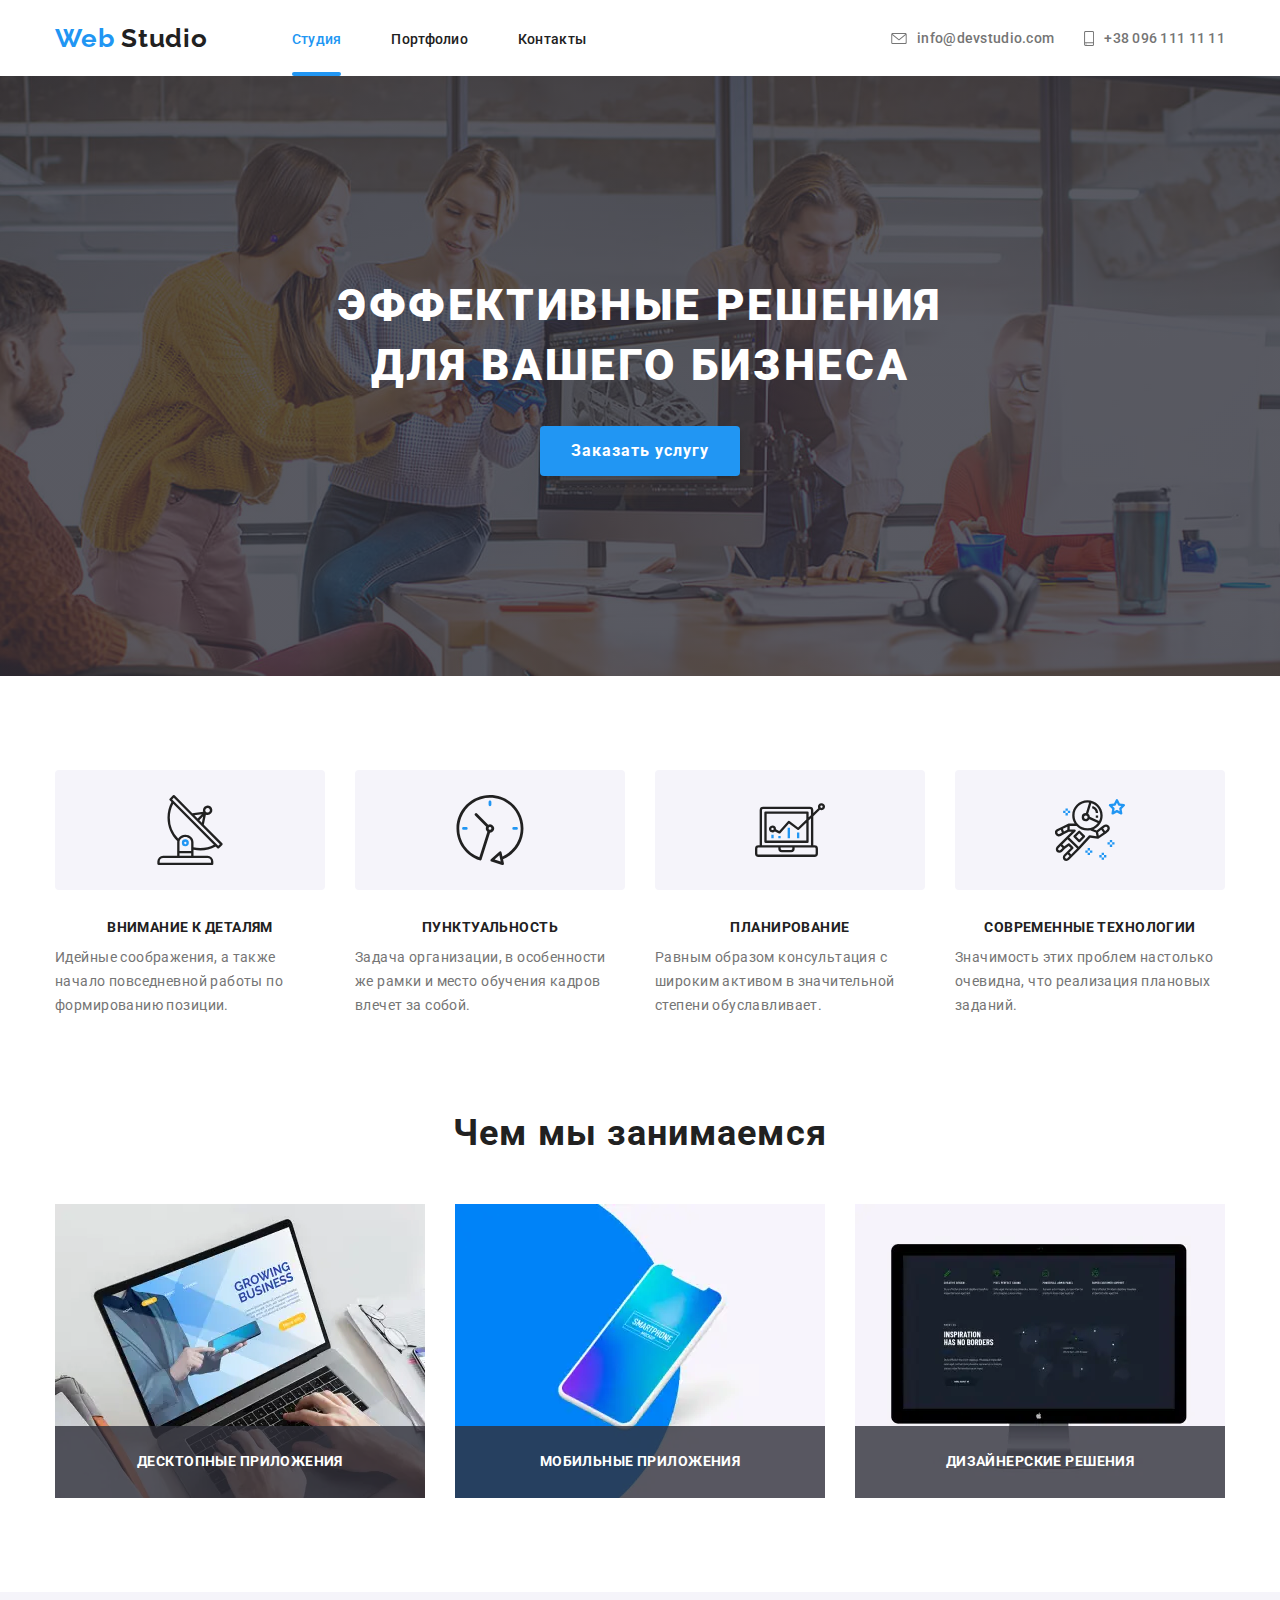
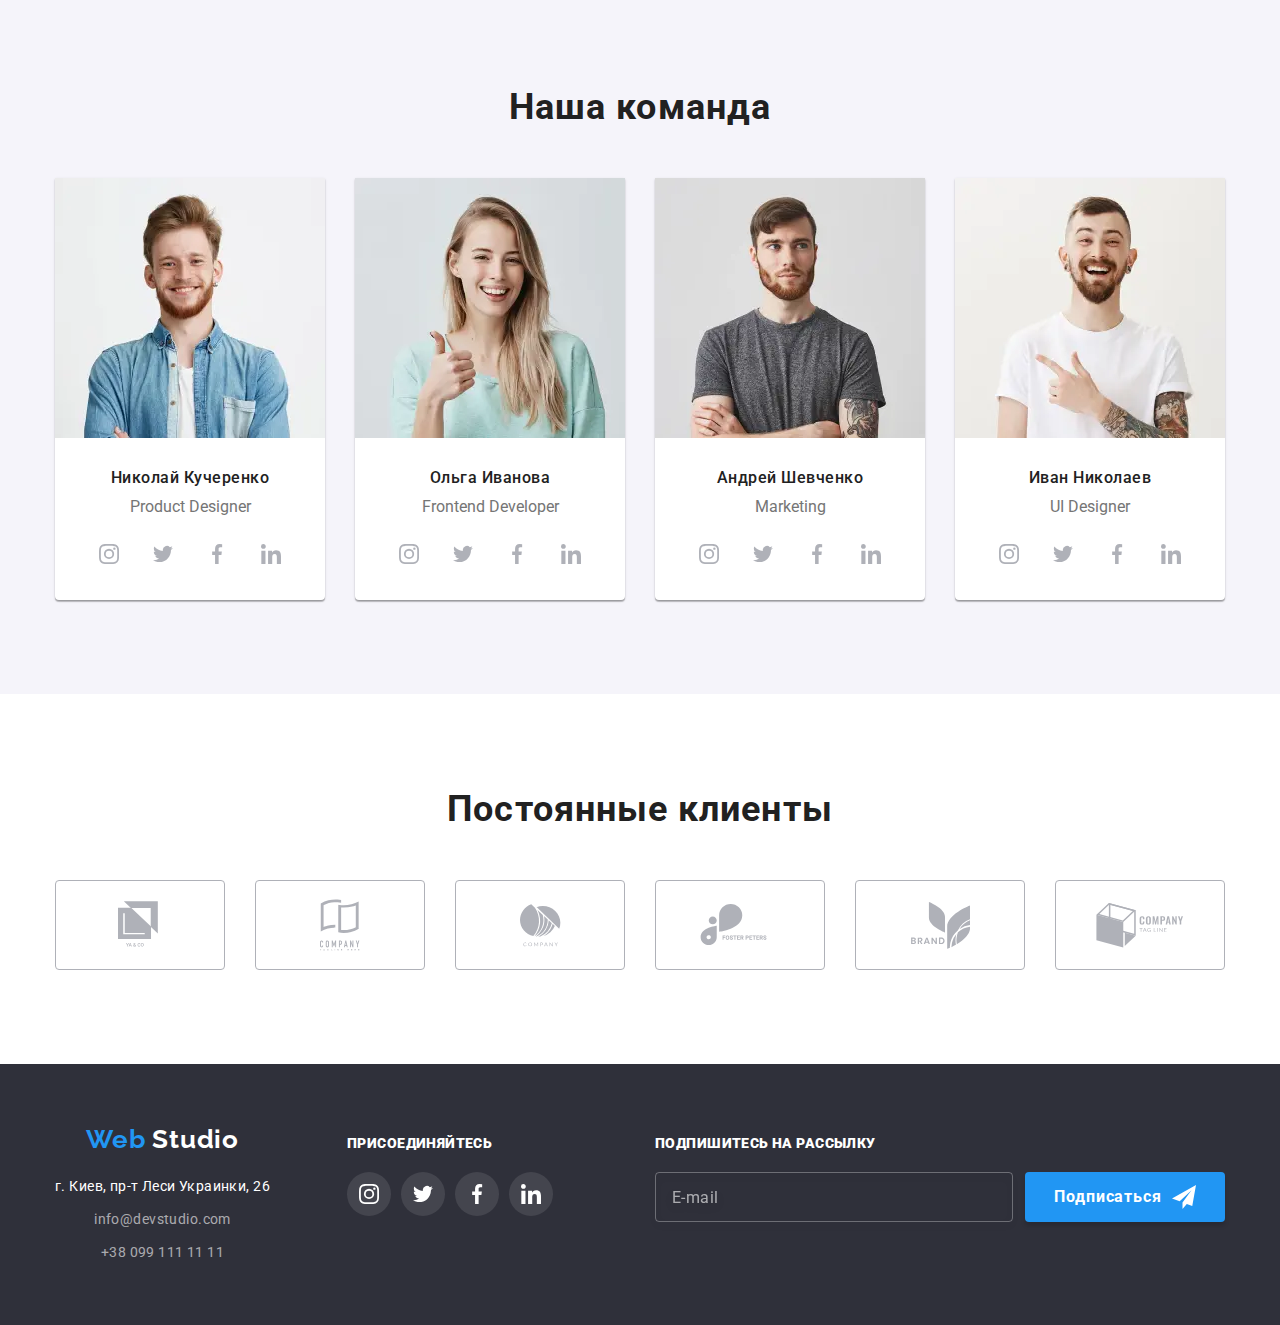
<file: index.html>
<!DOCTYPE html>
<html lang="ru">
  <head>
    <meta charset="UTF-8" />
    <meta name="viewport" content="width=device-width, initial-scale=1.0" />
    <title>Web Studio</title>
    <link
      href="https://fonts.googleapis.com/css2?family=Raleway:wght@700&family=Roboto:wght@400;500;700;900&display=swap"
      rel="stylesheet"
    />
    <link rel="stylesheet" href="./css/main.min.css" />

  </head>
  <body body-modal class="is-unlocked">
    <div class="body-wrapper">
    <!--Шапка сайта-->
        <header class="header">
      <div class="container">
        <div class="header-wrapper">
        <a class="logo link" href="./index.html">
          <span lang="en">
            <span class="logo-accent">Web</span> Studio</span
          ></a>
<button class="burger-btn" type="button" aria-expanded="false" aria-controls="menu-wrapper" data-menu-button>
    <svg class="header-burger-wrapper">
    <use  class="header-burger-icon" href="./images/icons/sprite.svg#icon-burger"></use>
    <use class="header-burger-close-icon" href="./images/icons/sprite.svg#icon-burger-close"></use>
  </svg> 
</button>
</div>
<div class="menu-wrapper" data-menu>
        <nav class="navigation">
                  <ul class="nav-list list">
            <li class="nav-list-item">
              <a class="nav-list-link link" href="./index.html"
                > <span class="current nav-list-link-text">Студия</span></a
              >
            </li>
            <li class="nav-list-item">
              <a class="nav-list-link link" href="./portfolio.html"
                > <span class="nav-list-link-text">Портфолио</span></a
              >
            </li>
            <li class="nav-list-item">
              <a class="nav-list-link link" href="./contacts.html"><span class="nav-list-link-text">Контакты</span></a>
            </li>
          </ul>
        </nav>
        <address class="header-adress">
          <ul class="header-adress-list list">
            <li class="header-adress-list-item">
              <a
                class="header-adress-list-item-link link"
                href="mailto:info@devstudio.com"
              >
                  <svg class="header-adress-icon mail">
                  <use href="./images/icons/sprite.svg#icon-envelope"></use>
                </svg>
             
                info@devstudio.com</a
              >
            </li>
            <li class="header-adress-list-item">
              <a
                class="header-adress-list-item-link link"
                href="tel:+380961111111"
              >
              <svg class="header-adress-icon mob">
                <use href="./images/icons/sprite.svg#icon-smartphone"></use>
              </svg>
                           +38 096 111 11 11</a
              >
            </li>
          </ul>
        </address>
      </div>
    </header>
    <main>
      <!--HERO секция-->
      <section class="hero">
        <div class="container">
          <h1 class="hero-title">
            Эффективные решения для вашего бизнеса
          </h1>
          <button data-modal-open class="modal-btn" type="button">Заказать услугу</button>
                 </div>
      </section>
      <!--Секция характерных черт-->
      <section class="features">
        <div class="container">
          <h2 class="title" hidden>Характерные черты</h2>
          <ul class="features-list list">
            <li class="features-list-item">
              <div class="features-list-item-block">
              <svg class="features-list-item-block-icon"><use href="./images/icons/sprite.svg#icon-antenna"></use></svg></div>
              <h3 class="subtitle">Внимание к деталям</h3>
              <p class="description">
                Идейные соображения, а также начало повседневной работы по
                формированию позиции.
              </p>
            </li>
            <li class="features-list-item">
              <div class="features-list-item-block">
                <svg class="features-list-item-block-icon"><use href="./images/icons/sprite.svg#icon-clock"></use></svg></div>
              <h3 class="subtitle">Пунктуальность</h3>
              <p class="description">
                Задача организации, в особенности же рамки и место обучения
                кадров влечет за собой.
              </p>
            </li>
            <li class="features-list-item">
              <div class="features-list-item-block">
                <svg class="features-list-item-block-icon"><use href="./images/icons/sprite.svg#icon-diagram"></use></svg></div>
              <h3 class="subtitle">Планирование</h3>
              <p class="description">
                Равным образом консультация с широким активом в значительной
                степени обуславливает.
              </p>
            </li>
            <li class="features-list-item">
              <div class="features-list-item-block">
                <svg class="features-list-item-block-icon"><use href="./images/icons/sprite.svg#icon-astronaut"></use></svg></div>
              <h3 class="subtitle">Современные технологии</h3>
              <p class="description">
                Значимость этих проблем настолько очевидна, что реализация
                плановых заданий.
              </p>
            </li>
          </ul>
        </div>
      </section>
      <!--Секция специализации-->
      <section class="specialization">
        <div class="container">
          <h2 class="title">Чем мы занимаемся</h2>
          <ul class="specialization-list list">
            <li class="specialization-list-item">
              <!--Переход на портфолио "Десктопные приложения"-->
              <a
                class="specialization-list-item-link link"
                href=""
                aria-label="ссылка на портфолио десктопных приложений"
              >
              <picture>
                <source srcset="./images/specialization/desktop-desktop-applications@1x.webp 1x,
                ./images/specialization/desktop-desktop-applications@2x.webp 2x" type="image/webp"/>
                <img
                srcset="./images/specialization/desktop-desktop-applications@2x.jpg 2x"
                  src="./images/specialization/desktop-desktop-applications@1x.jpg"
                  alt="Ноутбук"
                  width="370"
                  height="294"
                />
              </picture>           
                <p class="subtitle">Десктопные приложения</p>
              </a>
            </li>
            <li class="specialization-list-item">
              <!--Переход на портфолио "Мобильные приложения"-->
              <a
                class="specialization-list-item-link link"
                href=""
                aria-label="ссылка на портфолио мобильных приложений"
              >
              <picture>
                <source srcset="./images/specialization/desktop-mobile-applications@1x.webp 1x,
                ./images/specialization/desktop-mobile-applications@2x.webp 2x" type="image/webp"/>
                <img
                srcset="./images/specialization/desktop-mobile-applications@2x.jpg 2x"
                  src="./images/specialization/desktop-mobile-applications@1x.jpg"
                  alt="Смартфон"
                  width="370"
                  height="294"
                />
              </picture>  
                <p class="subtitle">Мобильные приложения</p>
              </a>
            </li>
            <li class="specialization-list-item">
              <!--Переход на портфолио "Дизайн"-->
              <a
                class="specialization-list-item-link link"
                href=""
                aria-label="ссылка на портфолио дизайна"
              >
              <picture>
                <source srcset="./images/specialization/desktop-design-solutions@1x.webp 1x,
                ./images/specialization/desktop-design-solutions@2x.webp 2x" type="image/webp"/>
                <img
                srcset="./images/specialization/desktop-design-solutions@2x.jpg 2x"
                  src="./images/specialization/desktop-design-solutions@1x.jpg"
                  alt="Дизайн страницы сайта"
                  width="370"
                  height="294"
                />
              </picture>  
              <p class="subtitle">Дизайнерские решения</p>
              </a>
            </li>
          </ul>
        </div>
      </section>  
      <!--Секция команды-->
      <section class="team">
        <div class="container">
          <h2 class="title">Наша команда</h2>
          <ul class="team-list list">
            <li class="team-list-item">
                <picture>
                <source srcset="./images/team/mobile-product-designer@1x.webp 1x,
                ./images/team/mobile-product-designer@2x.webp 2x" type="image/webp" media="(max-width: 767px)"/>
                <source srcset="./images/team/mobile-product-designer@1x.jpg 1x,
                ./images/team/mobile-product-designer@2x.jpg 2x" media="(max-width: 767px)"/>
                <source srcset="./images/team/desktop-product-designer@1x.webp 1x,
                ./images/team/desktop-product-designer@2x.webp 2x" type="image/webp" media="(min-width: 1200px)"/>
                <source srcset="./images/team/desktop-product-designer@1x.jpg 1x,
                ./images/team/desktop-product-designer@2x.jpg 2x" media="(min-width: 1200px)"/>
                <source srcset="./images/team/tablet-product-designer@1x.webp 1x,
                ./images/team/tablet-product-designer@2x.webp 2x" type="image/webp" media="(min-width: 768px)"/>
                <source srcset="./images/team/tablet-product-designer@1x.jpg 1x,
                ./images/team/tablet-product-designer@2x.jpg 2x" media="(min-width: 768px)"/>
               
                <img
                class="team-list-item-photo"
                  src="./images/team/mobile-product-designer@1x.jpg"
                  alt="фотография продакт дизайнера"
                />
              </picture>  
            
               <h3 class="subtitle">Николай Кучеренко</h3>
              <p class="description" lang="en">Product Designer</p>
              <!--Блок социальных ссылок-->
              <ul class="team-list-item-social-list social-list list">
                <li class="team-list-item-social-list-item social-list-item">
                  <a
                    class="team-list-item-social-list-link link"
                    href=""
                    aria-label="ссылка на инстагам"
                  >
                    <div class="social-list-link-block team-social-list-link-block"> <svg class="social-list-link-icons team-social-list-link-icons"> <use href="./images/icons/sprite.svg#icon-instagram"></use></svg></div>
                  </a>
                </li>
                <li class="team-list-item-social-list-item social-list-item">
                  <a
                    class="team-list-item-social-list-link link"
                    href=""
                    aria-label="ссылка на твиттер"
                  >
                    <div class="social-list-link-block team-social-list-link-block"><svg class="social-list-link-icons team-social-list-link-icons"> <use href="./images/icons/sprite.svg#icon-twitter"></use></svg></div>
                  </a>
                </li>
                <li class="team-list-item-social-list-item social-list-item">
                  <a
                    class="team-list-item-social-list-link link"
                    href=""
                    aria-label="ссылка на фейсбук"
                  >
                    <div class="social-list-link-block team-social-list-link-block"><svg class="social-list-link-icons team-social-list-link-icons"> <use href="./images/icons/sprite.svg#icon-facebook"></use></svg></div>
                  </a>
                </li>
                <li class="team-list-item-social-list-item social-list-item">
                  <a
                    class="team-list-item-social-list-link link"
                    href=""
                    aria-label="ссылка на линкт-ин"
                  >
                    <div class="social-list-link-block team-social-list-link-block"><svg class="social-list-link-icons team-social-list-link-icons"> <use href="./images/icons/sprite.svg#icon-linkedin"></use></svg></div>
                  </a>
                </li>
              </ul>
            </li>
            <li class="team-list-item">
              <picture>
                <source srcset="./images/team/mobile-frontend-developer@1x.webp 1x,
                ./images/team/mobile-frontend-developer@2x.webp 2x" type="image/webp" media="(max-width: 767px)"/>
                <source srcset="./images/team/mobile-frontend-developer@1x.jpg 1x,
                ./images/team/mobile-frontend-developer@2x.jpg 2x" media="(max-width: 767px)"/>
                <source srcset="./images/team/desktop-frontend-developer@1x.webp 1x,
                ./images/team/desktop-frontend-developer@2x.webp 2x" type="image/webp" media="(min-width: 1200px)"/>
                <source srcset="./images/team/desktop-frontend-developer@1x.jpg 1x,
                ./images/team/desktop-frontend-developer@2x.jpg 2x" media="(min-width: 1200px)"/>
                <source srcset="./images/team/tablet-frontend-developer@1x.webp 1x,
                ./images/team/tablet-frontend-developer@2x.webp 2x" type="image/webp" media="(min-width: 768px)"/>
                <source srcset="./images/team/tablet-frontend-developer@1x.jpg 1x,
                ./images/team/tablet-frontend-developer@2x.jpg 2x" media="(min-width: 768px)"/>
          
                <img
                class="team-list-item-photo"
                  src="./images/team/mobile-frontend-developer@1x.jpg"
                  alt="фотография фронтэнд разработчика"
                />
              </picture>  
               <h3 class="subtitle">Ольга Иванова</h3>
              <p class="description" lang="en">Frontend Developer</p>
              <!--Блок социальных ссылок-->
              <ul class="team-list-item-social-list social-list list">
                <li class="team-list-item-social-list-item social-list-item">
                  <a
                    class="team-list-item-social-list-link link"
                    href=""
                    aria-label="ссылка на инстагам"
                  >
                    <div class="social-list-link-block team-social-list-link-block"> <svg class="social-list-link-icons team-social-list-link-icons"> <use href="./images/icons/sprite.svg#icon-instagram"></use></svg></div>
                  </a>
                </li>
                <li class="team-list-item-social-list-item social-list-item">
                  <a
                    class="team-list-item-social-list-link link"
                    href=""
                    aria-label="ссылка на твиттер"
                  >
                    <div class="social-list-link-block team-social-list-link-block"><svg class="social-list-link-icons team-social-list-link-icons"> <use href="./images/icons/sprite.svg#icon-twitter"></use></svg></div>
                  </a>
                </li>
                <li class="team-list-item-social-list-item social-list-item">
                  <a
                    class="team-list-item-social-list-link link"
                    href=""
                    aria-label="ссылка на фейсбук"
                  >
                    <div class="social-list-link-block team-social-list-link-block"><svg class="social-list-link-icons team-social-list-link-icons"> <use href="./images/icons/sprite.svg#icon-facebook"></use></svg></div>
                  </a>
                </li>
                <li class="team-list-item-social-list-item social-list-item">
                  <a
                    class="team-list-item-social-list-link link"
                    href=""
                    aria-label="ссылка на линкт-ин"
                  >
                    <div class="social-list-link-block team-social-list-link-block"><svg class="social-list-link-icons team-social-list-link-icons"> <use href="./images/icons/sprite.svg#icon-linkedin"></use></svg></div>
                  </a>
                </li>
              </ul>
            </li>
            <li class="team-list-item">
              <picture>
                <source srcset="./images/team/mobile-marketing@1x.webp 1x,
                ./images/team/mobile-marketing@2x.webp 2x" type="image/webp" media="(max-width: 767px)"/>
                <source srcset="./images/team/mobile-marketing@1x.jpg 1x,
                ./images/team/mobile-marketing@2x.jpg 2x" media="(max-width: 767px)"/>
                <source srcset="./images/team/desktop-marketing@1x.webp 1x,
                ./images/team/desktop-marketing@2x.webp 2x" type="image/webp" media="(min-width: 1200px)"/>
                <source srcset="./images/team/desktop-marketing@1x.jpg 1x,
                ./images/team/desktop-marketing@2x.jpg 2x" media="(min-width: 1200px)"/>
                <source srcset="./images/team/tablet-marketing@1x.webp 1x,
                ./images/team/tablet-marketing@2x.webp 2x" type="image/webp" media="(min-width: 768px)"/>
                <source srcset="./images/team/tablet-marketing@1x.jpg 1x,
                ./images/team/tablet-marketing@2x.jpg 2x" media="(min-width: 768px)"/>
              
                <img
                class="team-list-item-photo"
                  src="./images/team/mobile-marketing@1x.jpg"
                  alt="фотография маркетинг менеджера"
                />
              </picture>  
               <h3 class="subtitle">Андрей Шевченко</h3>
              <p class="description" lang="en">Marketing</p>
              <!--Блок социальных ссылок-->
              <ul class="team-list-item-social-list social-list list">
                <li class="team-list-item-social-list-item social-list-item">
                  <a
                    class="team-list-item-social-list-link link"
                    href=""
                    aria-label="ссылка на инстагам"
                  >
                    <div class="social-list-link-block team-social-list-link-block"> <svg class="social-list-link-icons team-social-list-link-icons"> <use href="./images/icons/sprite.svg#icon-instagram"></use></svg></div>
                  </a>
                </li>
                <li class="team-list-item-social-list-item social-list-item">
                  <a
                    class="team-list-item-social-list-link link"
                    href=""
                    aria-label="ссылка на твиттер"
                  >
                    <div class="social-list-link-block team-social-list-link-block"><svg class="social-list-link-icons team-social-list-link-icons"> <use href="./images/icons/sprite.svg#icon-twitter"></use></svg></div>
                  </a>
                </li>
                <li class="team-list-item-social-list-item social-list-item">
                  <a
                    class="team-list-item-social-list-link link"
                    href=""
                    aria-label="ссылка на фейсбук"
                  >
                    <div class="social-list-link-block team-social-list-link-block"><svg class="social-list-link-icons team-social-list-link-icons"> <use href="./images/icons/sprite.svg#icon-facebook"></use></svg></div>
                  </a>
                </li>
                <li class="team-list-item-social-list-item social-list-item">
                  <a
                    class="team-list-item-social-list-link link"
                    href=""
                    aria-label="ссылка на линкт-ин"
                  >
                    <div class="social-list-link-block team-social-list-link-block"><svg class="social-list-link-icons team-social-list-link-icons"> <use href="./images/icons/sprite.svg#icon-linkedin"></use></svg></div>
                  </a>
                </li>
              </ul>
            </li>
            <li class="team-list-item">
              <picture>
                <source srcset="./images/team/mobile-UI-designer@1x.webp 1x,
                ./images/team/mobile-UI-designer@2x.webp 2x" type="image/webp" media="(max-width: 767px)"/>
                <source srcset="./images/team/mobile-UI-designer@1x.jpg 1x,
                ./images/team/mobile-UI-designer@2x.jpg 2x" media="(max-width: 767px)"/>
                <source srcset="./images/team/desktop-UI-designer@1x.webp 1x,
                ./images/team/desktop-UI-designer@2x.webp 2x" type="image/webp" media="(min-width: 1200px)"/>
                <source srcset="./images/team/desktop-UI-designer@1x.jpg 1x,
                ./images/team/desktop-UI-designer@2x.jpg 2x" media="(min-width: 1200px)"/>
                <source srcset="./images/team/tablet-UI-designer@1x.webp 1x,
                ./images/team/tablet-UI-designer@2x.webp 2x" type="image/webp" media="(min-width: 768px)"/>
                <source srcset="./images/team/tablet-UI-designer@1x.jpg 1x,
                ./images/team/tablet-UI-designer@2x.jpg 2x" media="(min-width: 768px)"/>
    
                <img
                class="team-list-item-photo"
                  src="./images/team/mobile-UI-designer@1x.jpg"
                  alt="фотография ю-ай дизайнера"
                />
              </picture>  
              <h3 class="subtitle">Иван Николаев</h3>
              <p class="description" lang="en">UI Designer</p>
              <!--Блок социальных ссылок-->
              <ul class="team-list-item-social-list social-list list">
                <li class="team-list-item-social-list-item social-list-item">
                  <a
                    class="team-list-item-social-list-link link"
                    href=""
                    aria-label="ссылка на инстагам"
                  >
                    <div class="social-list-link-block team-social-list-link-block"> <svg class="social-list-link-icons team-social-list-link-icons"> <use href="./images/icons/sprite.svg#icon-instagram"></use></svg></div>
                  </a>
                </li>
                <li class="team-list-item-social-list-item social-list-item">
                  <a
                    class="team-list-item-social-list-link link"
                    href=""
                    aria-label="ссылка на твиттер"
                  >
                    <div class="social-list-link-block team-social-list-link-block"><svg class="social-list-link-icons team-social-list-link-icons"> <use href="./images/icons/sprite.svg#icon-twitter"></use></svg></div>
                  </a>
                </li>
                <li class="team-list-item-social-list-item social-list-item">
                  <a
                    class="team-list-item-social-list-link link"
                    href=""
                    aria-label="ссылка на фейсбук"
                  >
                    <div class="social-list-link-block team-social-list-link-block"><svg class="social-list-link-icons team-social-list-link-icons"> <use href="./images/icons/sprite.svg#icon-facebook"></use></svg></div>
                  </a>
                </li>
                <li class="team-list-item-social-list-item social-list-item">
                  <a
                    class="team-list-item-social-list-link link"
                    href=""
                    aria-label="ссылка на линкт-ин"
                  >
                    <div class="social-list-link-block team-social-list-link-block"><svg class="social-list-link-icons team-social-list-link-icons"> <use href="./images/icons/sprite.svg#icon-linkedin"></use></svg></div>
                  </a>
                </li>
              </ul>
            </li>
          </ul>
        </div>
      </section>  
      <!--Секция постоянных клиентов-->
      <section class="customers">
        <div class="container">
          <h2 class="title">Постоянные клиенты</h2>
          <ul class="customers-list list">
                        <li class="customers-list-item">
              <a
                class="customers-list-item-link link"
                href=""
                target="_blank"
                aria-label="переход на сайт компании я энд ко"
                ><div class="customers-list-item-link-block"><svg class="customers-list-item-link-block-icon logo-1"><use href="./images/icons/sprite.svg#icon-customer-logo-1"></use></svg></div>
              </a>
            </li>
            <li class="customers-list-item">
              <a
                class="customers-list-item-link link"
                href=""
                target="_blank"
                aria-label="переход на сайт тэглайн хиэ кампани"
                ><div class="customers-list-item-link-block"><svg class="customers-list-item-link-block-icon logo-2"><use href="./images/icons/sprite.svg#icon-customer-logo-2"></use></svg></div
              ></a>
            </li>
            <li class="customers-list-item">
              <a
                class="customers-list-item-link link"
                href=""
                target="_blank"
                aria-label="переход на сайт кампани"
                ><div class="customers-list-item-link-block"><svg class="customers-list-item-link-block-icon logo-3"><use href="./images/icons/sprite.svg#icon-customer-logo-3"></use></svg></div
              ></a>
            </li>
            <li class="customers-list-item">
              <a
                class="customers-list-item-link link"
                href=""
                target="_blank"
                aria-label="переход на сайт компании фостер питерс"
                ><div class="customers-list-item-link-block"><svg class="customers-list-item-link-block-icon logo-4"><use href="./images/icons/sprite.svg#icon-customer-logo-4"></use></svg></div
              ></a>
            </li>
            <li class="customers-list-item">
              <a
                class="customers-list-item-link link"
                href=""
                target="_blank"
                aria-label="переход на сайт компании брэнд"
                ><div class="customers-list-item-link-block"><svg class="customers-list-item-link-block-icon logo-5"><use href="./images/icons/sprite.svg#icon-customer-logo-5"></use></svg></div
              ></a>
            </li>
            <li class="customers-list-item">
              <a
                class="customers-list-item-link link"
                href=""
                target="_blank"
                aria-label="переход на сайт тэг лайн кампани"
                ><div class="customers-list-item-link-block"><svg class="customers-list-item-link-block-icon logo-6"><use href="./images/icons/sprite.svg#icon-customer-logo-6"></use></svg></div
              ></a>
            </li>
          </ul>
        </div>
      </section>
    </main>
    <!--Подвал сайта-->
    <footer class="footer">
      <div class="container">
        <div class="footer-contact">
          <p class="footer-contact-logo">
            <a class="logo link" href="./index.html">
              <span lang="en"
                ><span class="logo-accent"> Web </span> Studio</span
              ></a
            >
          </p>
          <address class="footer-contact-adress">
            <ul class="footer-contact-adress-list list">
              <li class="footer-contact-adress-list-item">
                <a
                  class="footer-contact-adress-list-item-link link map"
                  href="https://goo.gl/maps/14YRCTS7XbWE6uxf6"
                  target="_blank"
                  >г. Киев, пр-т Леси Украинки, 26</a
                >
              </li>
              <li class="footer-contact-adress-list-item">
                <a
                  class="footer-contact-adress-list-item-link link"
                  href="mailto:info@devstudio.com"
                  lang="en"
                >
                  info@devstudio.com</a
                >
              </li>
              <li class="footer-contact-adress-list-item">
                <a
                  class="footer-contact-adress-list-item-link link"
                  href="tel:+380961111111"
                >
                  +38 099 111 11 11</a
                >
              </li>
            </ul>
          </address>
        </div>
        <div class="footer-social">
          <p class="title"><b>присоединяйтесь</b></p>
          <!--Блок социальных ссылок-->
          <ul class="footer-social-list social-list list">
            <li class="footer-social-list-item social-list-item">
              <a
                class="footer-social-list-item-link link"
                href=""
                aria-label="ссылка на инстагам"
              >
                <div
                  class="footer-social-list-item-link-block social-list-link-block"
                ><svg class="footer-social-list-link-icons social-list-link-icons"> <use href="./images/icons/sprite.svg#icon-instagram"></use></svg></div>
              </a>
            </li>
            <li class="footer-social-list-item social-list-item">
              <a
                class="footer-social-list-item-link link"
                href=""
                aria-label="ссылка на твиттер"
              >
                <div
                  class="footer-social-list-item-link-block social-list-link-block"
                ><svg class="footer-social-list-link-icons social-list-link-icons"> <use href="./images/icons/sprite.svg#icon-twitter"></use></svg></div>
              </a>
            </li>
            <li class="footer-social-list-item social-list-item">
              <a
                class="footer-social-list-item-link link"
                href=""
                aria-label="ссылка на фейсбук"
              >
                <div class="footer-social-list-item-link-block social-list-link-block"><svg class="footer-social-list-link-icons social-list-link-icons"> <use href="./images/icons/sprite.svg#icon-facebook"></use></svg></div>
              </a>
            </li>
            <li class="footer-social-list-item social-list-item">
              <a
                class="footer-social-list-item-link link"
                href=""
                aria-label="ссылка на линкт-ин"
              >
                <div class="footer-social-list-item-link-block social-list-link-block"><svg class="footer-social-list-link-icons social-list-link-icons"> <use href="./images/icons/sprite.svg#icon-linkedin"></use></svg></div>
              </a>
            </li>
          </ul>
        </div>
        <div class="footer-sign">
          <form action="#" class="form-sign">
            <label class="form-sign-label title" for="sign-mail">
              <b>Подпишитесь на рассылку</b> </label>
              <div class="form-sign-input-wrapper">
              <input class="form-sign-input" type="email" name="sign-mail" id="sign-mail" placeholder="E-mail" autocomplete="on" required>
              <button type="submit" class="modal-btn form-sign-btn">Подписаться
                <svg class="sign-btn-send-icon"><use href="./images/icons/sprite.svg#icon-send"></use></svg>
              </button>
            </div>
            </form>
          </div>
      </div>
    </footer>
    <!--Форма обратной связи-->
    <div data-modal class="backdrop is-hidden">
    <div class="form-layout">
      <button data-modal-close class="modal-close-btn" type="button">
        <svg class="close-icon">
<use href="./images/icons/sprite.svg#icon-close"></use>
</svg>
</button>
                     <form class="contact-form" action="#" autocomplete="on">
            
        <b class="contact-form-title">Оставьте свои данные, мы вам перезвоним</b>
                <div class="modal-form-input-wrapper">
                <input class="form-input name" type="text" name="user-name" id="user-name" minlength="2"  maxlength="40" placeholder=" " required autofocus> 
        <label class="form-label" for="user-name">Имя*</label>
        <svg class="form-label-icon"><use href="./images/icons/sprite.svg#icon-name-form"></use></svg>
        </div>
        <div class="modal-form-input-wrapper">
         
        <input class="form-input" type="tel" name="tel" id="tel" placeholder=" " required>
        <label class="form-label" for="tel"> 
          Телефон*</label>
          <svg class="form-label-icon"><use href="./images/icons/sprite.svg#icon-phone-form"></use></svg>
      </div> 
        <div class="modal-form-input-wrapper">
                 <input class="form-input" type="email" name="mail" id="mail" placeholder=" " required>
        <label class="form-label" for="mail"> Почта*</label>
        <svg class="form-label-icon"><use href="./images/icons/sprite.svg#icon-email-form"></use></svg>
      </div>
              <textarea name="form-comment" class="form-comment" placeholder="Комментарий" autocomplete="off"></textarea>
              <label class="form-agreement-label">
        <input class="form-checkbox" type="checkbox" name="agreement" value="accept-agreement"> 
        <span class="form-custom-checkbox">
          <svg class="checkbox-icon"><use href="./images/icons/sprite.svg#icon-checkbox"></use></svg>
                  </span>
         
        <span class="agreement">Соглашаюсь с рассылкой и принимаю 
        <a href="#"> Условия договора</a></span>
      </label>
               <button class="modal-btn" type="submit">Отправить</button>
                   </form>
    </div>
                      </div>
                       <!-- Скрипт для бургера -->
                      <script src="./js/menu.js"></script>
      <!-- Скрипт для кнопок формы -->
  <script src="./js/modal.js"></script>
</div>
  </body>
</html>
</file>
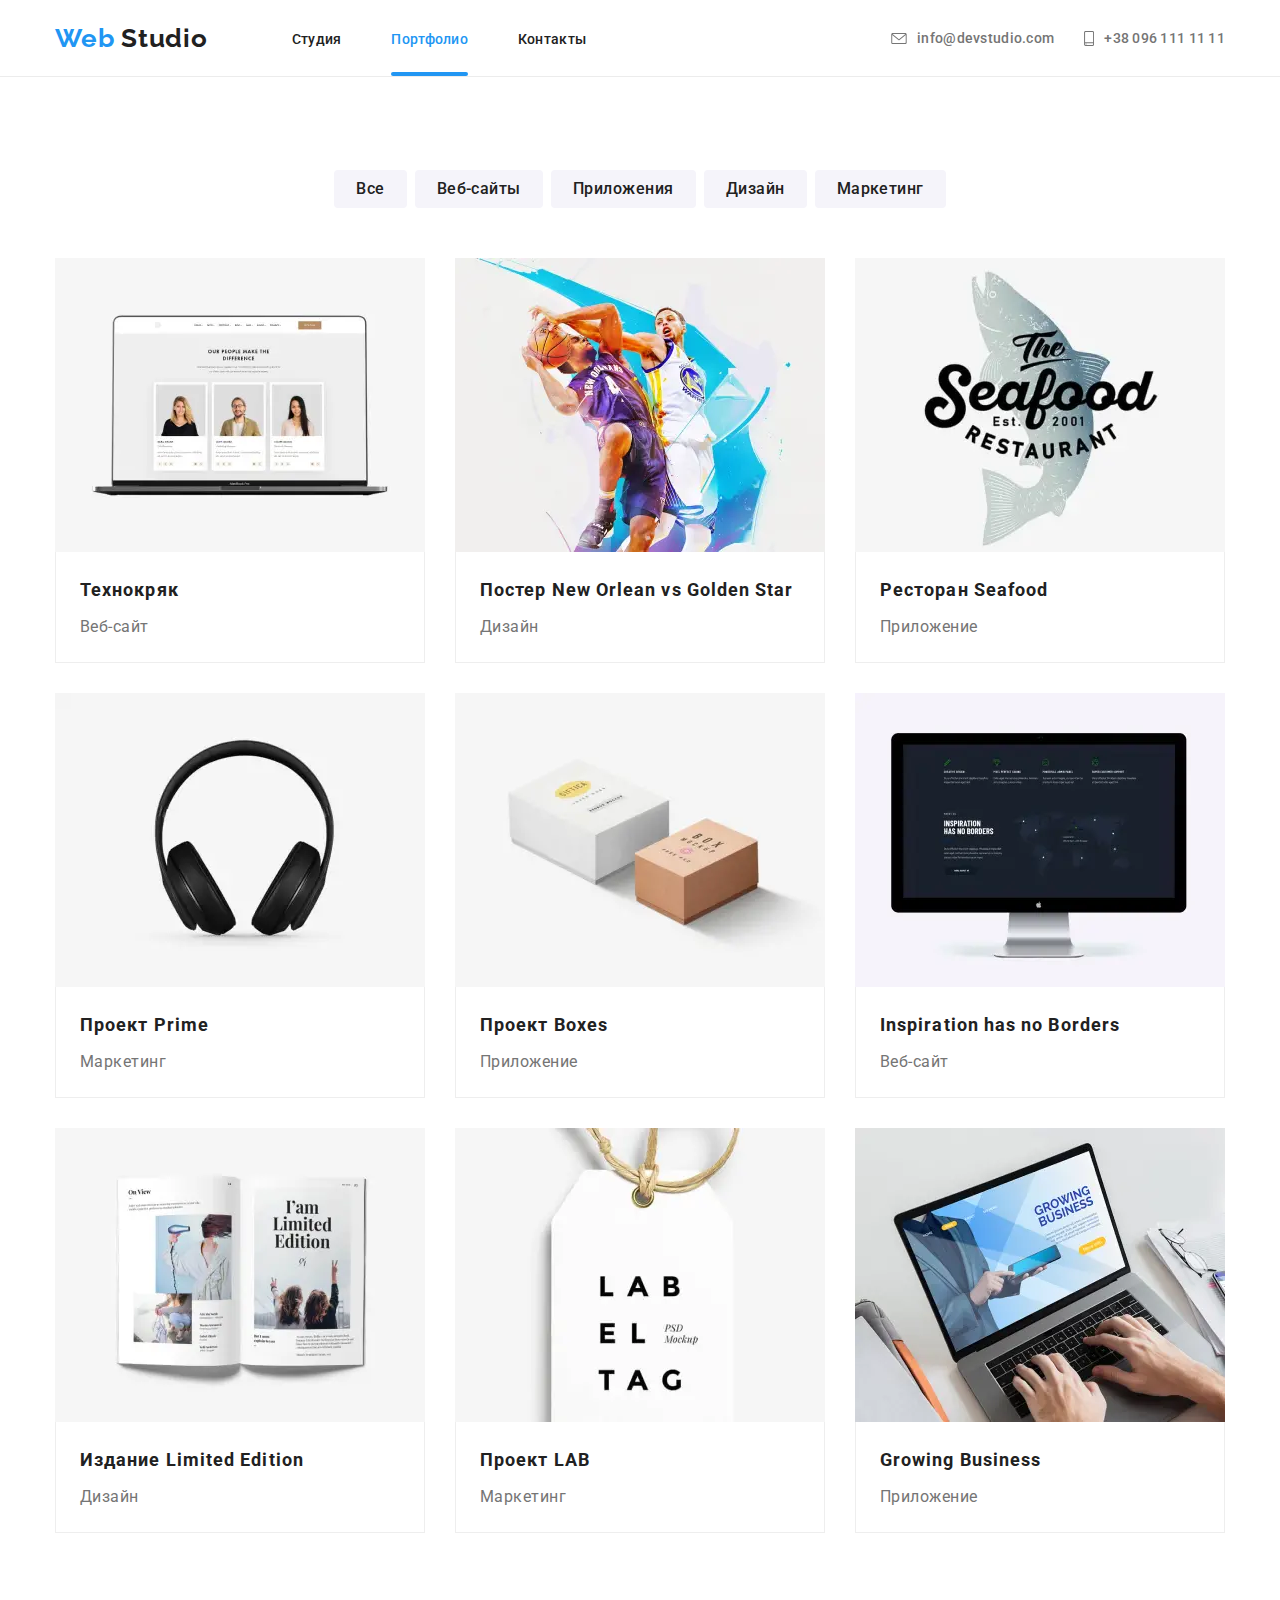
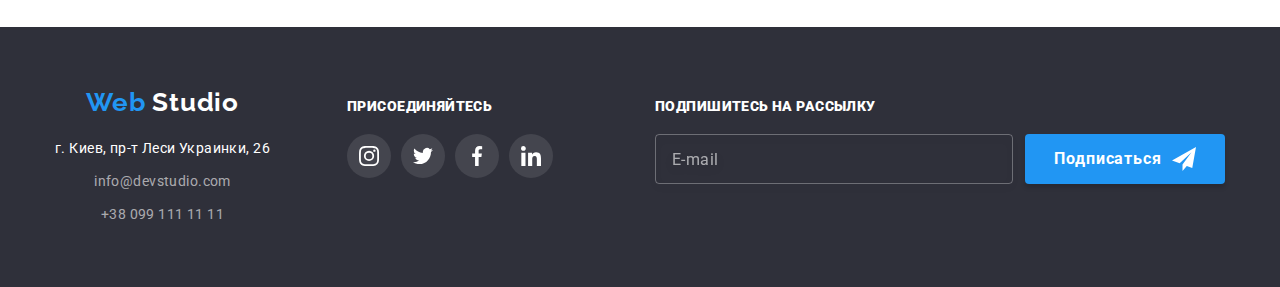
<file: portfolio.html>
<!DOCTYPE html>
<html lang="ru">
  <head>
    <meta charset="UTF-8" />
    <meta name="viewport" content="width=device-width, initial-scale=1.0" />
    <title>Web Studio Portfolio</title>
    <link
      href="https://fonts.googleapis.com/css2?family=Raleway:wght@700&family=Roboto:wght@400;500;700;900&display=swap"
      rel="stylesheet"
    />
    <link rel="stylesheet" href="./css/portfolio.min.css" />
      </head>

  <body>
    <!--Шапка сайта-->
    <header class="portfolio-header header">
      <div class="container">
        <div class="header-wrapper">
        <a class="logo link" href="./index.html">
          <span lang="en">
            <span class="logo-accent">Web</span> Studio</span
          ></a>
<button class="burger-btn" type="button" aria-expanded="false" aria-controls="menu-wrapper" data-menu-button>
    <svg class="header-burger-wrapper">
    <use  class="header-burger-icon" href="./images/icons/sprite.svg#icon-burger"></use>
    <use class="header-burger-close-icon" href="./images/icons/sprite.svg#icon-burger-close"></use>
  </svg> 
</button>
</div>
<div class="menu-wrapper" data-menu>
        <nav class="navigation">
                  <ul class="nav-list list">
            <li class="nav-list-item">
              <a class="nav-list-link link" href="./index.html"
                > <span class="nav-list-link-text">Студия</span></a
              >
            </li>
            <li class="nav-list-item">
              <a class="nav-list-link link" href="./portfolio.html"
                > <span class="current nav-list-link-text">Портфолио</span></a
              >
            </li>
            <li class="nav-list-item">
              <a class="nav-list-link link" href="./contacts.html"><span class="nav-list-link-text">Контакты</span></a>
            </li>
          </ul>
        </nav>
        <address class="header-adress">
          <ul class="header-adress-list list">
            <li class="header-adress-list-item">
              <a
                class="header-adress-list-item-link link"
                href="mailto:info@devstudio.com"
              >
                  <svg class="header-adress-icon mail">
                  <use href="./images/icons/sprite.svg#icon-envelope"></use>
                </svg>
             
                info@devstudio.com</a
              >
            </li>
            <li class="header-adress-list-item">
              <a
                class="header-adress-list-item-link link"
                href="tel:+380961111111"
              >
              <svg class="header-adress-icon mob">
                <use href="./images/icons/sprite.svg#icon-smartphone"></use>
              </svg>
                           +38 096 111 11 11</a
              >
            </li>
          </ul>
        </address>
      </div>
    </header>
    <main class="portfolio">
      <!--HERO секция-->
      <section class="hero-portfolio">
        <div class="container">
          <h1 class="hero-portfolio-title" hidden>
            Портфолио
          </h1>
        </div>
      </section>
      <!--Секция фильтров портфолио-->
      <section class="portfolio-filters">
        <div class="container">
          <h2 class="portfolio-filters-title" hidden>
            Фильтры портфолио
          </h2>
          <div role="group" class="filters-list">
            <label for="all" class="filter-label">Все
            <input id="all" class="filter-btn" name="portfolio" type="radio" value="all" checked /></label>
            <label for="web" class="filter-label"> Веб-сайты
            <input id="web" class="filter-btn" name="portfolio" type="radio" value="web" /></label>
            <label for="apps" class="filter-label">Приложения
            <input id="apps" class="filter-btn" name="portfolio" type="radio" value="apps" /></label>
            <label for="dsgn" class="filter-label">Дизайн
            <input id="dsgn" class="filter-btn" name="portfolio" type="radio" value="dsgn" /></label>
            <label for="marketing" class="filter-label">Маркетинг
            <input id="marketing" class="filter-btn" name="portfolio" type="radio" value="marketing" /></label>
          </div>
        </div>
      </section>
      <!--Секция результатов фильтра портфолио-->
      <section class="portfolio-projects">
        <div class="container">
          <h2 class="portfolio-projects-title" hidden>
            Результат фильтра портфолио
          </h2>
          <ul class="portfolio-projects-list list">
            <li class="portfolio-projects-list-item">
              <a
                class="portfolio-projects-list-link link"
                href=""
                aria-label="Ссылка на проект Технокряк"
              >
                <div class="img-overlay">
                  <picture>
                    <source srcset="./images/portfolio/mobile-tehnokryak@1x.webp 1x,
                    ./images/portfolio/mobile-tehnokryak@2x.webp 2x" type="image/webp" media="(max-width: 767px)"/>
                    <source srcset="./images/portfolio/mobile-tehnokryak@1x.jpg 1x,
                    ./images/portfolio/mobile-tehnokryak@2x.jpg 2x" media="(max-width: 767px)"/>
                    <source srcset="./images/portfolio/desktop-tehnokryak@1x.webp 1x,
                    ./images/portfolio/desktop-tehnokryak@2x.webp 2x" type="image/webp" media="(min-width: 1200px)"/>
                    <source srcset="./images/portfolio/desktop-tehnokryak@1x.jpg 1x,
                    ./images/portfolio/desktop-tehnokryak@2x.jpg 2x" media="(min-width: 1200px)"/>
                    <source srcset="./images/portfolio/tablet-tehnokryak@1x.webp 1x,
                    ./images/portfolio/tablet-tehnokryak@2x.webp 2x" type="image/webp" media="(min-width: 768px)"/>
                    <source srcset="./images/portfolio/tablet-tehnokryak@1x.jpg 1x,
                    ./images/portfolio/tablet-tehnokryak@2x.jpg 2x" media="(min-width: 768px)"/>
                    <img
                    class="portfolio-projects-list-link-item-img"
                      src="./images/portfolio/mobile-tehnokryak@1x.jpg"
                      alt="главная страница сайта проекта технокряк"
                    />
                  </picture>  
              
                <p class="projects-name-description">
                  Технокряк это современная площадка распространения
                  коронавируса. Компании используют эту платформу для цифрового
                  шпионажа и атак на защищённые сервера конкурентов.
                </p></div>
                <div class="portfolio-projects-list-link-item">
                  <h3 class="projects-name-subtitle">Технокряк</h3>

                  <p class="projects-name-class">
                    Веб-сайт
                  </p>
                </div>
                            </a>
            </li>

            <li class="portfolio-projects-list-item">
              <a
                class="portfolio-projects-list-link link"
                href=""
                aria-label="Ссылка на постер нью орлеан против голден стар"
              ><div class="img-overlay">
                <picture>
                  <source srcset="./images/portfolio/mobile-new-orlean@1x.webp 1x,
                  ./images/portfolio/mobile-new-orlean@2x.webp 2x" type="image/webp" media="(max-width: 767px)"/>
                  <source srcset="./images/portfolio/mobile-new-orlean@1x.jpg 1x,
                  ./images/portfolio/mobile-new-orlean@2x.jpg 2x" media="(max-width: 767px)"/>
                  <source srcset="./images/portfolio/desktop-new-orlean@1x.webp 1x,
                  ./images/portfolio/desktop-new-orlean@2x.webp 2x" type="image/webp" media="(min-width: 1200px)"/>
                  <source srcset="./images/portfolio/desktop-new-orlean@1x.jpg 1x,
                  ./images/portfolio/desktop-new-orlean@2x.jpg 2x" media="(min-width: 1200px)"/>
                  <source srcset="./images/portfolio/tablet-new-orlean@1x.webp 1x,
                  ./images/portfolio/tablet-new-orlean@2x.webp 2x" type="image/webp" media="(min-width: 768px)"/>
                  <source srcset="./images/portfolio/tablet-new-orlean@1x.jpg 1x,
                  ./images/portfolio/tablet-new-orlean@2x.jpg 2x" media="(min-width: 768px)"/>
                  <img
                  class="portfolio-projects-list-link-item-img"
                    src="./images/portfolio/mobile-new-orlean@1x.jpg"
                    alt="борьба за мяч между двумя баскетболистами команд нью орлеан и голден стар"
                  />
                </picture>
                  <p class="projects-name-description">
                  Lorem ipsum dolor sit amet consectetur adipisicing elit.
                  Dolorum velit totam odio! Quos quidem, repellendus unde fuga
                  facilis illum officiis quaerat aut neque, autem quas
                  voluptatum illo obcaecati voluptas placeat..
                </p></div>
                <div class="portfolio-projects-list-link-item">
                  <h3 class="projects-name-subtitle">
                    Постер <span lang="en"> New Orlean vs Golden Star</span>
                  </h3>

                  <p class="projects-name-class">
                    Дизайн
                  </p>
                </div>
              </a>
            </li>

            <li class="portfolio-projects-list-item">
              <a
                class="portfolio-projects-list-link link"
                href=""
                aria-label="Ссылка на приложение ресторана сиифуд"
              >
                <div class="img-overlay">
                  <picture>
                    <source srcset="./images/portfolio/mobile-seafood@1x.webp 1x,
                    ./images/portfolio/mobile-seafood@2x.webp 2x" type="image/webp" media="(max-width: 767px)"/>
                    <source srcset="./images/portfolio/mobile-seafood@1x.jpg 1x,
                    ./images/portfolio/mobile-seafood@2x.jpg 2x" media="(max-width: 767px)"/>
                    <source srcset="./images/portfolio/desktop-seafood@1x.webp 1x,
                    ./images/portfolio/desktop-seafood@2x.webp 2x" type="image/webp" media="(min-width: 1200px)"/>
                    <source srcset="./images/portfolio/desktop-seafood@1x.jpg 1x,
                    ./images/portfolio/desktop-seafood@2x.jpg 2x" media="(min-width: 1200px)"/>
                    <source srcset="./images/portfolio/tablet-seafood@1x.webp 1x,
                    ./images/portfolio/tablet-seafood@2x.webp 2x" type="image/webp" media="(min-width: 768px)"/>
                    <source srcset="./images/portfolio/tablet-seafood@1x.jpg 1x,
                    ./images/portfolio/tablet-seafood@2x.jpg 2x" media="(min-width: 768px)"/>
                    <img
                    class="portfolio-projects-list-link-item-img"
                      src="./images/portfolio/mobile-seafood@1x.jpg"
                      alt="логотип ресторана сифуд"
                    />
                  </picture>
                  
                  <p class="projects-name-description">
                  Lorem ipsum dolor sit amet consectetur adipisicing elit.
                  Dolorum velit totam odio! Quos quidem, repellendus unde fuga
                  facilis illum officiis quaerat aut neque, autem quas
                  voluptatum illo obcaecati voluptas placeat..
                </p></div>
                <div class="portfolio-projects-list-link-item">
                  <h3 class="projects-name-subtitle">
                    Ресторан <span lang="en">Seafood</span>
                  </h3>

                  <p class="projects-name-class">
                    Приложение
                  </p>
                </div>
              </a>
            </li>

            <li class="portfolio-projects-list-item">
              <a
                class="portfolio-projects-list-link link"
                href=""
                aria-label="Ссылка на проект прайм"
              >
                <div class="img-overlay">
                  
                  <picture>
                    <source srcset="./images/portfolio/mobile-prime@1x.webp 1x,
                    ./images/portfolio/mobile-prime@2x.webp 2x" type="image/webp" media="(max-width: 767px)"/>
                    <source srcset="./images/portfolio/mobile-prime@1x.jpg 1x,
                    ./images/portfolio/mobile-prime@2x.jpg 2x" media="(max-width: 767px)"/>
                    <source srcset="./images/portfolio/desktop-prime@1x.webp 1x,
                    ./images/portfolio/desktop-prime@2x.webp 2x" type="image/webp" media="(min-width: 1200px)"/>
                    <source srcset="./images/portfolio/desktop-prime@1x.jpg 1x,
                    ./images/portfolio/desktop-prime@2x.jpg 2x" media="(min-width: 1200px)"/>
                    <source srcset="./images/portfolio/tablet-prime@1x.webp 1x,
                    ./images/portfolio/tablet-prime@2x.webp 2x" type="image/webp" media="(min-width: 768px)"/>
                    <source srcset="./images/portfolio/tablet-prime@1x.jpg 1x,
                    ./images/portfolio/tablet-prime@2x.jpg 2x" media="(min-width: 768px)"/>
                    <img
                    class="portfolio-projects-list-link-item-img"
                      src="./images/portfolio/mobile-prime@1x.jpg"
                      alt="беспроводные внешние наушники черного цвета"
                    />
                  </picture>
                  <p class="projects-name-description">
                  Lorem ipsum dolor sit amet consectetur adipisicing elit.
                  Dolorum velit totam odio! Quos quidem, repellendus unde fuga
                  facilis illum officiis quaerat aut neque, autem quas
                  voluptatum illo obcaecati voluptas placeat..
                </p></div>
                <div class="portfolio-projects-list-link-item">
                  <h3 class="projects-name-subtitle">
                    Проект <span lang="en">Prime</span>
                  </h3>

                  <p class="projects-name-class">
                    Маркетинг
                  </p>
                </div>

              </a>
            </li>

            <li class="portfolio-projects-list-item">
              <a
                class="portfolio-projects-list-link link"
                href=""
                aria-label="Ссылка на проект боксиз"
              >
                <div class="img-overlay">
                  <picture>
                    <source srcset="./images/portfolio/mobile-boxes@1x.webp 1x,
                    ./images/portfolio/mobile-boxes@2x.webp 2x" type="image/webp" media="(max-width: 767px)"/>
                    <source srcset="./images/portfolio/mobile-boxes@1x.jpg 1x,
                    ./images/portfolio/mobile-boxes@2x.jpg 2x" media="(max-width: 767px)"/>
                    <source srcset="./images/portfolio/desktop-boxes@1x.webp 1x,
                    ./images/portfolio/desktop-boxes@2x.webp 2x" type="image/webp" media="(min-width: 1200px)"/>
                    <source srcset="./images/portfolio/desktop-boxes@1x.jpg 1x,
                    ./images/portfolio/desktop-boxes@2x.jpg 2x" media="(min-width: 1200px)"/>
                    <source srcset="./images/portfolio/tablet-boxes@1x.webp 1x,
                    ./images/portfolio/tablet-boxes@2x.webp 2x" type="image/webp" media="(min-width: 768px)"/>
                    <source srcset="./images/portfolio/tablet-boxes@1x.jpg 1x,
                    ./images/portfolio/tablet-boxes@2x.jpg 2x" media="(min-width: 768px)"/>
                    <img
                    class="portfolio-projects-list-link-item-img"
                      src="./images/portfolio/mobile-boxes@1x.jpg"
                      alt="две коробки: одна белая, другая коричневая"
                    />
                  </picture>
                   <p class="projects-name-description">
                  Lorem ipsum dolor sit amet consectetur adipisicing elit.
                  Dolorum velit totam odio! Quos quidem, repellendus unde fuga
                  facilis illum officiis quaerat aut neque, autem quas
                  voluptatum illo obcaecati voluptas placeat..
                </p></div>
                <div class="portfolio-projects-list-link-item">
                  <h3 class="projects-name-subtitle">
                    Проект <span lang="en">Boxes</span>
                  </h3>

                  <p class="projects-name-class">
                    Приложение
                  </p>
                </div>
                
              </a>
            </li>

            <li class="portfolio-projects-list-item">
              <a
                class="portfolio-projects-list-link link"
                href=""
                aria-label="Ссылка на проект инспирэйшн хэз ноу бодерс"
              >
                <div class="img-overlay">
                  <picture>
                    <source srcset="./images/portfolio/mobile-ihnb@1x.webp 1x,
                    ./images/portfolio/mobile-ihnb@2x.webp 2x" type="image/webp" media="(max-width: 767px)"/>
                    <source srcset="./images/portfolio/mobile-ihnb@1x.jpg 1x,
                    ./images/portfolio/mobile-ihnb@2x.jpg 2x" media="(max-width: 767px)"/>
                    <source srcset="./images/portfolio/desktop-ihnb@1x.webp 1x,
                    ./images/portfolio/desktop-ihnb@2x.webp 2x" type="image/webp" media="(min-width: 1200px)"/>
                    <source srcset="./images/portfolio/desktop-ihnb@1x.jpg 1x,
                    ./images/portfolio/desktop-ihnb@2x.jpg 2x" media="(min-width: 1200px)"/>
                    <source srcset="./images/portfolio/tablet-ihnb@1x.webp 1x,
                    ./images/portfolio/tablet-ihnb@2x.webp 2x" type="image/webp" media="(min-width: 768px)"/>
                    <source srcset="./images/portfolio/tablet-ihnb@1x.jpg 1x,
                    ./images/portfolio/tablet-ihnb@2x.jpg 2x" media="(min-width: 768px)"/>
                    <img
                    class="portfolio-projects-list-link-item-img"
                      src="./images/portfolio/mobile-ihnb@1x.jpg"
                      alt="изображение главной страницы сайта инспирэйшн хэз ноу бодерс на мониторе"
                    />
                  </picture>
                 <p class="projects-name-description">
                  Lorem ipsum dolor sit amet consectetur adipisicing elit.
                  Dolorum velit totam odio! Quos quidem, repellendus unde fuga
                  facilis illum officiis quaerat aut neque, autem quas
                  voluptatum illo obcaecati voluptas placeat..
                </p></div>
                <div class="portfolio-projects-list-link-item">
                  <h3 class="projects-name-subtitle">
                    <span lang="en">Inspiration has no Borders</span>
                  </h3>

                  <p class="projects-name-class">
                    Веб-сайт
                  </p>
                </div>
               
              </a>
            </li>

            <li class="portfolio-projects-list-item">
              <a
                class="portfolio-projects-list-link link"
                href=""
                aria-label="Ссылка на проект издания лимитид эдишн"
              >
                <div class="img-overlay">
                  <picture>
                    <source srcset="./images/portfolio/mobile-limited-edition@1x.webp 1x,
                    ./images/portfolio/mobile-limited-edition@2x.webp 2x" type="image/webp" media="(max-width: 767px)"/>
                    <source srcset="./images/portfolio/mobile-limited-edition@1x.jpg 1x,
                    ./images/portfolio/mobile-limited-edition@2x.jpg 2x" media="(max-width: 767px)"/>
                    <source srcset="./images/portfolio/desktop-limited-edition@1x.webp 1x,
                    ./images/portfolio/desktop-limited-edition@2x.webp 2x" type="image/webp" media="(min-width: 1200px)"/>
                    <source srcset="./images/portfolio/desktop-limited-edition@1x.jpg 1x,
                    ./images/portfolio/desktop-limited-edition@2x.jpg 2x" media="(min-width: 1200px)"/>
                    <source srcset="./images/portfolio/tablet-limited-edition@1x.webp 1x,
                    ./images/portfolio/tablet-limited-edition@2x.webp 2x" type="image/webp" media="(min-width: 768px)"/>
                    <source srcset="./images/portfolio/tablet-limited-edition@1x.jpg 1x,
                    ./images/portfolio/tablet-limited-edition@2x.jpg 2x" media="(min-width: 768px)"/>
                    <img
                    class="portfolio-projects-list-link-item-img"
                      src="./images/portfolio/mobile-limited-edition@1x.jpg"
                      alt="фотография разворота журнала лимитид эдишн"
                    />
                  </picture>
                  <p class="projects-name-description">
                  Lorem ipsum dolor sit amet consectetur adipisicing elit.
                  Dolorum velit totam odio! Quos quidem, repellendus unde fuga
                  facilis illum officiis quaerat aut neque, autem quas
                  voluptatum illo obcaecati voluptas placeat..
                </p></div>
                <div class="portfolio-projects-list-link-item">
                  <h3 class="projects-name-subtitle">
                    Издание <span lang="en">Limited Edition</span>
                  </h3>

                  <p class="projects-name-class">
                    Дизайн
                  </p>
                </div>
               
              </a>
            </li>

            <li class="portfolio-projects-list-item">
              <a
                class="portfolio-projects-list-link link"
                href=""
                aria-label="Ссылка на проект эл-эй-би"
              >
                <div class="img-overlay">
                  <picture>
                    <source srcset="./images/portfolio/mobile-lab@1x.webp 1x,
                    ./images/portfolio/mobile-lab@2x.webp 2x" type="image/webp" media="(max-width: 767px)"/>
                    <source srcset="./images/portfolio/mobile-lab@1x.jpg 1x,
                    ./images/portfolio/mobile-lab@2x.jpg 2x" media="(max-width: 767px)"/>
                    <source srcset="./images/portfolio/desktop-lab@1x.webp 1x,
                    ./images/portfolio/desktop-lab@2x.webp 2x" type="image/webp" media="(min-width: 1200px)"/>
                    <source srcset="./images/portfolio/desktop-lab@1x.jpg 1x,
                    ./images/portfolio/desktop-lab@2x.jpg 2x" media="(min-width: 1200px)"/>
                    <source srcset="./images/portfolio/tablet-lab@1x.webp 1x,
                    ./images/portfolio/tablet-lab@2x.webp 2x" type="image/webp" media="(min-width: 768px)"/>
                    <source srcset="./images/portfolio/tablet-lab@1x.jpg 1x,
                    ./images/portfolio/tablet-lab@2x.jpg 2x" media="(min-width: 768px)"/>
                    <img
                    class="portfolio-projects-list-link-item-img"
                      src="./images/portfolio/mobile-lab@1x.jpg"
                      alt="логотип проекта эл-эй-би"
                    />
                  </picture>
                <p class="projects-name-description">
                  Lorem ipsum dolor sit amet consectetur adipisicing elit. before.
                  Dolorum velit totam odio! Quos quidem, repellendus unde fuga
                  facilis illum officiis quaerat aut neque, autem quas
                  voluptatum illo obcaecati voluptas placeat..
                </p></div>
                <div class="portfolio-projects-list-link-item">
                  <h3 class="projects-name-subtitle">
                    Проект <span lang="en">LAB</span>
                  </h3>

                  <p class="projects-name-class">
                    Маркетинг
                  </p>
                </div>
               
              </a>
            </li>

            <li class="portfolio-projects-list-item">
              <a
                class="portfolio-projects-list-link link"
                href=""
                aria-label="Ссылка на приложение гроуин бизнес"
              >
                <div class="img-overlay">
                  <picture>
                    <source srcset="./images/portfolio/mobile-growing-business@1x.webp 1x,
                    ./images/portfolio/mobile-growing-business@2x.webp 2x" type="image/webp" media="(max-width: 767px)"/>
                    <source srcset="./images/portfolio/mobile-growing-business@1x.jpg 1x,
                    ./images/portfolio/mobile-growing-business@2x.jpg 2x" media="(max-width: 767px)"/>
                    <source srcset="./images/portfolio/desktop-growing-business@1x.webp 1x,
                    ./images/portfolio/desktop-growing-business@2x.webp 2x" type="image/webp" media="(min-width: 1200px)"/>
                    <source srcset="./images/portfolio/desktop-growing-business@1x.jpg 1x,
                    ./images/portfolio/desktop-growing-business@2x.jpg 2x" media="(min-width: 1200px)"/>
                    <source srcset="./images/portfolio/tablet-growing-business@1x.webp 1x,
                    ./images/portfolio/tablet-growing-business@2x.webp 2x" type="image/webp" media="(min-width: 768px)"/>
                    <source srcset="./images/portfolio/tablet-growing-business@1x.jpg 1x,
                    ./images/portfolio/tablet-growing-business@2x.jpg 2x" media="(min-width: 768px)"/>
                    <img
                    class="portfolio-projects-list-link-item-img"
                      src="./images/portfolio/mobile-growing-business@1x.jpg"
                      alt="лэптоп с главной страницей приложения гроуин бизнес на экране"
                    />
                  </picture>
                <p class="projects-name-description">
                  Lorem ipsum dolor sit amet consectetur adipisicing elit.
                  Blanditiis assumenda fugit alias corporis quo, eligendi aut a!
                  Cum, quae voluptates, reprehenderit enim delectus, nobis
                  voluptatem voluptatum optio sapiente dicta facilis..
                </p></div>
                <div class="portfolio-projects-list-link-item">
                  <h3 class="projects-name-subtitle">
                    <span lang="en">Growing Business</span>
                  </h3>

                  <p class="projects-name-class">
                    Приложение
                  </p>
                </div>
                
              </a>
            </li>
          </ul>
        </div>
      </section>
    </main>
    <!--Подвал сайта-->
    <footer class="footer">
      <div class="container">
        <div class="footer-contact">
          <p class="footer-contact-logo">
            <a class="logo link" href="./index.html">
              <span lang="en"
                ><span class="logo-accent"> Web </span> Studio</span
              ></a
            >
          </p>
          <address class="footer-contact-adress">
            <ul class="footer-contact-adress-list list">
              <li class="footer-contact-adress-list-item">
                <a
                  class="footer-contact-adress-list-item-link link map"
                  href="https://goo.gl/maps/14YRCTS7XbWE6uxf6"
                  target="_blank"
                  >г. Киев, пр-т Леси Украинки, 26</a
                >
              </li>
              <li class="footer-contact-adress-list-item">
                <a
                  class="footer-contact-adress-list-item-link link"
                  href="mailto:info@devstudio.com"
                  lang="en"
                >
                  info@devstudio.com</a
                >
              </li>
              <li class="footer-contact-adress-list-item">
                <a
                  class="footer-contact-adress-list-item-link link"
                  href="tel:+380961111111"
                >
                  +38 099 111 11 11</a
                >
              </li>
            </ul>
          </address>
        </div>
        <div class="footer-social">
          <p class="title"><b>присоединяйтесь</b></p>
          <!--Блок социальных ссылок-->
          <ul class="footer-social-list social-list list">
            <li class="footer-social-list-item social-list-item">
              <a
                class="footer-social-list-item-link link"
                href=""
                aria-label="ссылка на инстагам"
              >
                <div
                  class="footer-social-list-item-link-block social-list-link-block"
                ><svg class="footer-social-list-link-icons social-list-link-icons"> <use href="./images/icons/sprite.svg#icon-instagram"></use></svg></div>
              </a>
            </li>
            <li class="footer-social-list-item social-list-item">
              <a
                class="footer-social-list-item-link link"
                href=""
                aria-label="ссылка на твиттер"
              >
                <div
                  class="footer-social-list-item-link-block social-list-link-block"
                ><svg class="footer-social-list-link-icons social-list-link-icons"> <use href="./images/icons/sprite.svg#icon-twitter"></use></svg></div>
              </a>
            </li>
            <li class="footer-social-list-item social-list-item">
              <a
                class="footer-social-list-item-link link"
                href=""
                aria-label="ссылка на фейсбук"
              >
                <div class="footer-social-list-item-link-block social-list-link-block"><svg class="footer-social-list-link-icons social-list-link-icons"> <use href="./images/icons/sprite.svg#icon-facebook"></use></svg></div>
              </a>
            </li>
            <li class="footer-social-list-item social-list-item">
              <a
                class="footer-social-list-item-link link"
                href=""
                aria-label="ссылка на линкт-ин"
              >
                <div class="footer-social-list-item-link-block social-list-link-block"><svg class="footer-social-list-link-icons social-list-link-icons"> <use href="./images/icons/sprite.svg#icon-linkedin"></use></svg></div>
              </a>
            </li>
          </ul>
        </div>
        <div class="footer-sign">
          <form action="#" class="form-sign">
            <label class="form-sign-label title" for="sign-mail">
              <b>Подпишитесь на рассылку</b> </label>
              <div class="form-sign-input-wrapper">
              <input class="form-sign-input" type="email" name="sign-mail" id="sign-mail" placeholder="E-mail" autocomplete="on" required>
              <button type="submit" class="modal-btn form-sign-btn">Подписаться
                <svg class="sign-btn-send-icon"><use href="./images/icons/sprite.svg#icon-send"></use></svg>
              </button>
            </div>
            </form>
          </div>
      </div>
    </footer>
     <!-- Скрипт для бургера -->
     <script src="./js/menu.js"></script>
  </body>
    </html>
</file>
<file: css/main.min.css>
/*! normalize.css v8.0.1 | MIT License | github.com/necolas/normalize.css */html{line-height:1.15;-webkit-text-size-adjust:100%}body{margin:0}main{display:block}h1{font-size:2em;margin:0.67em 0}hr{box-sizing:content-box;height:0;overflow:visible}pre{font-family:monospace, monospace;font-size:1em}a{background-color:transparent}abbr[title]{border-bottom:none;text-decoration:underline;text-decoration:underline dotted}b,strong{font-weight:bolder}code,kbd,samp{font-family:monospace, monospace;font-size:1em}small{font-size:80%}sub,sup{font-size:75%;line-height:0;position:relative;vertical-align:baseline}sub{bottom:-0.25em}sup{top:-0.5em}img{border-style:none}button,input,optgroup,select,textarea{font-family:inherit;font-size:100%;line-height:1.15;margin:0}button,input{overflow:visible}button,select{text-transform:none}button,[type="button"],[type="reset"],[type="submit"]{-webkit-appearance:button}button::-moz-focus-inner,[type="button"]::-moz-focus-inner,[type="reset"]::-moz-focus-inner,[type="submit"]::-moz-focus-inner{border-style:none;padding:0}button:-moz-focusring,[type="button"]:-moz-focusring,[type="reset"]:-moz-focusring,[type="submit"]:-moz-focusring{outline:1px dotted ButtonText}fieldset{padding:0.35em 0.75em 0.625em}legend{box-sizing:border-box;color:inherit;display:table;max-width:100%;padding:0;white-space:normal}progress{vertical-align:baseline}textarea{overflow:auto}[type="checkbox"],[type="radio"]{box-sizing:border-box;padding:0}[type="number"]::-webkit-inner-spin-button,[type="number"]::-webkit-outer-spin-button{height:auto}[type="search"]{-webkit-appearance:textfield;outline-offset:-2px}[type="search"]::-webkit-search-decoration{-webkit-appearance:none}::-webkit-file-upload-button{-webkit-appearance:button;font:inherit}details{display:block}summary{display:list-item}template{display:none}[hidden]{display:none}html{box-sizing:border-box}*,*::before,*::after{box-sizing:inherit}body{background-color:#e5e5e5}@media screen and (min-width: 1200px){.body-wrapper{margin-right:auto;margin-left:auto;max-width:1600px;background-color:#ffffff}}img{display:block;height:auto}button{border:none;background-color:transparent;padding:0px;outline:none}button:hover,button:focus,input:hover,input:focus,textarea:hover,textarea:focus,label:hover,label:focus{cursor:pointer}.form-input,.form-comment{display:block;width:100%;border:1px solid rgba(33,33,33,0.2);border-radius:4px;outline:none;font-size:14px;line-height:1.14;letter-spacing:0.01em;color:#757575;transition-property:border;transition-duration:250ms;transition-timing-function:cubic-bezier(0.4, 0, 0.2, 1);transition-delay:250ms}.form-input:focus,.form-input:hover,.form-input:not(:placeholder-shown),.form-comment:focus,.form-comment:hover,.form-comment:not(:placeholder-shown){border:1px solid #2196f3}body{font-family:"Roboto",sans-serif;font-size:14px;color:#757575}.container{padding-left:15px;padding-right:15px;margin-left:auto;margin-right:auto;background-color:#fff}@media screen and (min-width: 480px){.container{width:480px}}@media screen and (min-width: 768px){.container{width:768px}}@media screen and (min-width: 1200px){.container{width:1200px}}.logo{font-family:"Raleway",sans-serif;font-weight:700;font-size:24px;line-height:1.167;letter-spacing:0.03em}@media screen and (min-width: 1200px){.logo{font-size:26px;line-height:1.19}}.logo-accent{color:#2196f3}.header-burger-close-icon{opacity:0;visibility:hidden;pointer-events:none}.burger-btn{display:none}@media screen and (max-width: 767px){.burger-btn{display:flex;background-color:transparent}.burger-btn.is-open .header-burger-icon{opacity:0;visibility:hidden;pointer-events:none}.burger-btn.is-open .header-burger-close-icon{opacity:1;visibility:visible;pointer-events:visible}}.header-burger-wrapper{width:40px;height:40px;fill:#000;transition-property:fill;transition-duration:250ms;transition-timing-function:cubic-bezier(0.4, 0, 0.2, 1);transition-delay:250ms}.burger-btn:hover .header-burger-wrapper{fill:#2196f3}.title{margin-top:0px;margin-bottom:30px;font-weight:700;font-size:28px;line-height:1.18;text-align:center;letter-spacing:0.03em;color:#212121}@media screen and (min-width: 1200px){.title{margin-bottom:50px;font-size:36px;line-height:1.17}}.list{list-style:none;padding-left:0px;margin-top:0;margin-bottom:0}.link{display:block;font-style:normal;text-decoration:none}.link:hover,.link:focus{color:#2196f3}.modal-btn{height:50px;width:200px;border-radius:4px;box-shadow:0px 4px 4px rgba(0,0,0,0.15);font-weight:700;font-size:16px;line-height:1.88;text-align:center;letter-spacing:0.06em;color:#fff;background-color:#2196f3;transition-property:background;transition-duration:250ms;transition-timing-function:cubic-bezier(0.4, 0, 0.2, 1);transition-delay:250ms}.modal-btn:hover{outline:none}body{overflow:hidden}body.is-unlocked{overflow:visible}.backdrop{position:fixed;top:0;left:0;width:100%;height:100%;background-color:rgba(0,0,0,0.2);z-index:100;opacity:1;transition-property:opacity, visibility;transition-duration:250ms;transition-timing-function:cubic-bezier(0.4, 0, 0.2, 1);transition-delay:250ms}.backdrop.is-hidden{opacity:0;visibility:hidden;pointer-events:none}.form-layout{position:absolute;transition-property:transform;transition-duration:250ms;transition-timing-function:cubic-bezier(0.4, 0, 0.2, 1);transition-delay:250ms;padding:40px;background:#fff;box-shadow:0px 1px 3px rgba(0,0,0,0.12),0px 1px 1px rgba(0,0,0,0.14),0px 2px 1px rgba(0,0,0,0.2);border-radius:4px}@media screen and (max-width: 477px){.form-layout{left:15px;right:15px;top:50%;transform:translateY(-50%) scale(1)}}.backdrop.is-hidden .form-layout{transform:translateY(-50%) scale(0.8)}.modal-close-btn{position:absolute;top:8px;right:8px;border:1px solid rgba(0,0,0,0.1);border-radius:50%;padding:0px;background-color:#fff;outline:none;width:30px;height:30px}.close-icon{display:block;width:18px;height:18px;margin:auto;fill:#000;transition-property:fill;transition-duration:250ms;transition-timing-function:cubic-bezier(0.4, 0, 0.2, 1);transition-delay:250ms}.modal-close-btn:hover .close-icon,.modal-close-btn:focus .close-icon{fill:#2196f3}@media screen and (min-width: 480px){.form-layout{top:50%;left:50%;transform:translate(-50%, -50%) scale(1);width:450px;height:609px}.backdrop.is-hidden .form-layout{transform:translate(-50%, -50%) scale(0.8)}}@media screen and (min-width: 1200px){.form-layout{width:528px;height:581px}}.form-checkbox{position:absolute;width:1px;height:1px;margin:-1px;border:0;padding:0;clip:rect(0 0 0 0);overflow:hidden}.form-custom-checkbox{display:flex;width:16px;height:15px;border:1.5px solid #212121;border-radius:2px;margin-right:8px;background-color:transparent;background-origin:border-box;background-position:1.5px 2.5px;background-repeat:no-repeat;background-size:13px 12px;transition-property:background-color, border;transition-duration:250ms;transition-timing-function:cubic-bezier(0.4, 0, 0.2, 1);transition-delay:250ms}.form-checkbox:checked+.form-custom-checkbox{border:transparent;background-color:#2196f3}.checkbox-icon{padding-left:1px;padding-right:1px;padding-top:2px;fill:#fff}.social-list{display:flex;justify-content:center;align-items:center}.social-list-item:not(:last-child){margin-right:10px}.social-list-link-block{display:flex;height:44px;width:44px;border-radius:50%;align-items:center;justify-content:center;transition-property:background-color;transition-duration:250ms;transition-timing-function:cubic-bezier(0.4, 0, 0.2, 1);transition-delay:250ms}.social-list-link-icons{width:20px;height:20px;transition-property:fill;transition-duration:250ms;transition-timing-function:cubic-bezier(0.4, 0, 0.2, 1);transition-delay:250ms}.form-sign-label{display:block}.form-sign-input-wrapper{margin-left:auto;margin-right:auto}.form-sign-input-wrapper{display:flex}@media screen and (max-width: 1199px){.form-sign-input-wrapper{flex-wrap:wrap;justify-content:center}}.form-sign-input{display:block;width:100%;height:50px;border:1px solid rgba(255,255,255,0.3);filter:drop-shadow(0px 4px 4px rgba(0,0,0,0.15));border-radius:4px;outline:none;padding-left:16px;background-color:transparent}.form-sign-input,.form-sign-input::placeholder{font-size:16px;line-height:1.25;letter-spacing:0.03em;color:rgba(255,255,255,0.6)}@media screen and (max-width: 1199px){.form-sign-input{margin-bottom:20px}}@media screen and (min-width: 768px){.form-sign-input{width:450px}}@media screen and (min-width: 768px) and (max-width: 1199px){.form-sign-input{margin-left:60px;margin-right:60px}}@media screen and (min-width: 1200px){.form-sign-input{width:358px}}.form-sign-btn{display:flex;align-items:center;justify-content:center}.sign-btn-send-icon{width:24px;height:24px;fill:#fff;margin-left:10px}@media screen and (min-width: 1200px){.form-sign-btn{margin-left:12px}}.subtitle{font-weight:700;font-size:14px;line-height:1.14;letter-spacing:0.03em;text-transform:uppercase;margin-bottom:10px;margin-top:0px;color:#212121}.header .container{position:relative}.header .logo{padding-top:16px;padding-bottom:16px;color:#212121}.header-wrapper{z-index:2;position:relative;display:flex;align-items:center;justify-content:space-between;padding-right:0px;padding-left:0px;background-color:#fff}.menu-wrapper{text-align:center;background-color:#fff}@media screen and (max-width: 767px){.header .container{padding-right:0px;padding-left:0px}.header-wrapper{padding-right:15px;padding-left:15px}.menu-wrapper{position:absolute;right:0px;left:0px;top:100%;z-index:1;overflow:auto;transform:translateY(-100%);padding-top:20px;padding-bottom:52px;border-top:1px solid #ECECEC;transition-property:transform;transition-duration:250ms;transition-timing-function:cubic-bezier(0.4, 0, 0.2, 1);transition-delay:250ms}.menu-wrapper.is-open{transform:translateY(0);box-shadow:0px 4px 8px -4px rgba(0,0,0,0.04),0px 2px 4px -4px rgba(0,0,0,0.08),0px 1px 3px -4px rgba(0,0,0,0.16)}.navigation{margin-bottom:46px}.header-adress-list-item-link{justify-content:center}}.nav-list-link,.header-adress-list-item-link{font-weight:500;font-size:18px;line-height:1.167;letter-spacing:0.02em}.nav-list-link{color:#212121;transition-property:color;transition-duration:250ms;transition-timing-function:cubic-bezier(0.4, 0, 0.2, 1);transition-delay:250ms}.nav-list-link-text{display:inline-block;padding-top:40px;padding-bottom:8px}.current{color:#2196f3;position:relative}.current::after{position:absolute;display:block;bottom:0;left:0;content:'';width:100%;height:4px;background:#2196f3;border-radius:2px}.header-adress{display:block;margin-right:auto;margin-left:auto}.header-adress-list-item-link{display:flex;align-items:center;padding-top:8px;padding-bottom:8px;color:#757575;transition-property:color;transition-duration:250ms;transition-timing-function:cubic-bezier(0.4, 0, 0.2, 1);transition-delay:250ms}.header-adress-list-item-link .mail{width:16px;height:11px}.header-adress-list-item-link .mob{width:10px;height:15px}.header-adress-list-item-link:focus{color:#757575}.header-adress-list-item-link:hover{color:#2196f3}.header-adress-icon{margin-right:10px;fill:#757575;transition-property:fill;transition-duration:250ms;transition-timing-function:cubic-bezier(0.4, 0, 0.2, 1);transition-delay:250ms}.header-adress-list-item-link:hover .header-adress-icon{fill:#2196f3}@media screen and (min-width: 768px){.header .container{display:flex;align-items:center;justify-content:space-between}.menu-wrapper{display:flex;align-items:center}.navigation{margin-right:84px}.nav-list{display:flex;align-items:center}.nav-list-item:not(:last-child){margin-right:50px}.nav-list-link{font-size:14px;line-height:1.14}.header-adress-list-item-link{font-size:12px}.nav-list-link-text{padding-top:32px;padding-bottom:28px}.header-adress-list-item-link{padding-top:5px;padding-bottom:5px}}@media screen and (min-width: 768px) and (max-width: 1199px){.header-adress-icon{margin-right:8px}.header-adress-list-item-link .mail{width:14px;height:10px}.header-adress-list-item-link .mob{width:10px;height:14px}}@media screen and (min-width: 1200px){.menu-wrapper{align-items:baseline}.navigation{margin-right:305px}.header-adress-list{display:flex}.header-adress-list-item:not(:last-child){margin-right:30px}.header-adress-list-item-link{font-size:14px;line-height:1.14}}.hero{background-color:rgba(47,48,58,0.8);background-image:linear-gradient(rgba(47,48,58,0.8), rgba(47,48,58,0.8)),url("../images/hero/mobile-hero-480.jpg");background-repeat:no-repeat;background-position:center;background-size:cover;text-align:center;margin-left:auto;margin-right:auto;min-width:240px;max-width:480px;height:400px}@media screen and (min-device-pixel-ratio: 2), screen and (min-resolution: 192dpi), screen and (min-resolution: 2dppx){.hero{background-image:linear-gradient(rgba(47,48,58,0.8), rgba(47,48,58,0.8)),url("../images/hero/mobile-hero-960.jpg")}}.hero .container{padding-top:118px;padding-bottom:118px;padding-left:12%;padding-right:12%;text-align:center;background-color:transparent}.hero .modal-btn:hover,.hero .modal-btn:focus{background:#188CE8}@media screen and (min-width: 768px){.hero{background-image:linear-gradient(rgba(47,48,58,0.8), rgba(47,48,58,0.8)),url("../images/hero/tablet-hero-768.jpg");width:768px;max-width:768px}}@media screen and (min-width: 768px) and (min-device-pixel-ratio: 2), screen and (min-width: 768px) and (min-resolution: 192dpi), screen and (min-width: 768px) and (min-resolution: 2dppx){.hero{background-image:linear-gradient(rgba(47,48,58,0.8), rgba(47,48,58,0.8)),url("../images/hero/tablet-hero-1536.jpg")}}@media screen and (min-width: 768px){.hero .container{padding-left:180px;padding-right:180px}}@media screen and (min-width: 1200px){.hero{background-image:linear-gradient(rgba(47,48,58,0.8), rgba(47,48,58,0.8)),url("../images/hero/desktop-hero-1200.jpg");width:100%;min-width:1200px;max-width:1600px;height:600px}}@media screen and (min-width: 1200px) and (min-device-pixel-ratio: 2), screen and (min-width: 1200px) and (min-resolution: 192dpi), screen and (min-width: 1200px) and (min-resolution: 2dppx){.hero{background-image:linear-gradient(rgba(47,48,58,0.8), rgba(47,48,58,0.8)),url("../images/hero/desktop-hero-2400.jpg")}}@media screen and (min-width: 1200px){.hero .container{padding-top:200px;padding-bottom:200px;padding-left:250px;padding-right:250px}}.hero-title{margin-top:0px;margin-bottom:30px;font-weight:900;letter-spacing:0.06em;text-transform:uppercase;font-size:26px;line-height:1.62;color:#fff}@media screen and (min-width: 1200px){.hero-title{font-size:44px;line-height:1.36}}.contact-form{display:flex;justify-content:center;flex-direction:column}.contact-form .modal-btn{margin-left:auto;margin-right:auto}.contact-form .modal-btn:hover,.contact-form .modal-btn:focus{background:#188CE8}.contact-form-title{margin-bottom:30px;font-weight:700;font-size:20px;line-height:1.5;letter-spacing:0.03em;color:#212121}@media screen and (min-width: 1200px){.contact-form-title{line-height:1.15}}.modal-form-input-wrapper{position:relative;margin-bottom:28px}.modal-form-input-wrapper .name{text-transform:capitalize}.form-input{height:40px;padding-left:42px}.form-comment{height:120px;padding-left:16px;padding-top:12px;padding-right:16px;padding-bottom:12px;margin-bottom:20px;resize:none}.form-comment::placeholder{font-size:14px;line-height:1.14;letter-spacing:0.01em;color:#757575}.form-label{position:absolute;top:50%;left:42px;transform:translateY(-50%);font-size:14px;line-height:1.14;letter-spacing:0.01em;color:#757575;transition-property:transform, color, font-size;transition-duration:250ms;transition-timing-function:cubic-bezier(0.4, 0, 0.2, 1);transition-delay:250ms}.form-input:focus+.form-label,.form-input:not(:placeholder-shown)+.form-label{color:#2196f3;transform:translate(-26px, -39px);font-size:12px}.form-label-icon{position:absolute;left:16px;display:block;width:18px;height:18px;margin:auto;top:50%;transform:translateY(-50%);fill:#212121;transition-property:fill;transition-duration:250ms;transition-timing-function:cubic-bezier(0.4, 0, 0.2, 1);transition-delay:250ms}.form-input:focus ~ .form-label-icon,.form-input:not(:placeholder-shown) ~ .form-label-icon{fill:#2196f3}.form-agreement-label{display:flex;align-items:center;margin-bottom:30px;justify-content:center}.agreement{font-size:12px;line-height:1.167}@media screen and (min-width: 1200px){.agreement{font-size:14px;line-height:1.71}}.agreement a{color:#2196f3}.features .container{padding-top:60px;padding-bottom:60px}.features .subtitle{text-align:center}.features .description{line-height:1.71;letter-spacing:0.03em;margin-top:0px;margin-bottom:0px}.features-list-item-block{display:flex;height:120px;border-radius:4px;background-color:#f5f4fa;margin-bottom:30px;justify-content:center;align-items:center}.features-list-item-block-icon{width:70px;height:70px;fill:#212121}@media screen and (max-width: 767px){.features-list-item:not(:last-child){margin-bottom:30px}}@media screen and (min-width: 768px){.features-list{display:flex;align-items:flex-start;justify-content:space-between;flex-wrap:wrap}.features-list-item{width:354px}}@media screen and (min-width: 768px) and (max-width: 1199px){.features-list-item:nth-child(-n+2){margin-bottom:30px}}@media screen and (min-width: 1200px){.features .container{padding-top:94px;padding-bottom:47px}.features-list{flex-wrap:nowrap}.features-list-item:not(:last-child){margin-right:30px}}@media screen and (max-width: 1199px){.specialization{display:none}}.specialization .container{padding-top:47px;padding-bottom:94px}.specialization .title{font-weight:700;font-size:36px;line-height:1.17;text-align:center;letter-spacing:0.03em;color:#212121}.specialization .subtitle{position:absolute;bottom:0;width:100%;padding-top:28px;padding-bottom:28px;font-weight:700;font-size:14px;line-height:1.14;letter-spacing:0.03em;text-transform:uppercase;text-align:center;margin-bottom:0px;margin-top:0px;color:#fff;background-color:rgba(47,48,58,0.8);transition-property:background-color;transition-duration:250ms;transition-timing-function:cubic-bezier(0.4, 0, 0.2, 1);transition-delay:250ms}.specialization-list{display:flex;align-items:center;justify-content:space-between}.specialization-list-item:not(:last-child){margin-right:30px}.specialization-list-item-link{position:relative}.specialization-list-item-link:hover .subtitle,.specialization-list-item-link:focus .subtitle{background-color:rgba(33,150,243,0.9)}.team .container{padding-top:60px;padding-bottom:60px;background-color:#f5f4fa}.team .subtitle{font-weight:500;font-size:16px;line-height:1.19;text-align:center;text-transform:none}.team .description{margin-top:0px;margin-bottom:16px;font-size:16px;line-height:1.19;text-align:center}.team-list-item{background-color:#fff;box-shadow:0px 2px 1px rgba(0,0,0,0.2),0px 1px 1px rgba(0,0,0,0.14),0px 1px 3px rgba(0,0,0,0.12);border-radius:0px 0px 4px 4px}@media screen and (max-width: 767px){.team-list-item:not(:last-child){margin-bottom:30px}}.team-list-item-photo{display:block;width:100%;min-width:210px;margin-bottom:30px}.team-list-item-social-list{padding-bottom:24px}.team-social-list-link-block{background-color:none}@media screen and (min-width: 1200px){.team-list-item-social-list-link:hover .team-social-list-link-block,.team-list-item-social-list-link:focus .team-social-list-link-block{background-color:#2196f3}}.team-social-list-link-icons{fill:#afb1b8}@media screen and (min-width: 1200px){.team-list-item-social-list-link:hover .team-social-list-link-icons,.team-list-item-social-list-link:focus .team-social-list-link-icons{fill:#fff}}@media screen and (min-width: 768px){.team-list{display:flex;align-items:flex-start;justify-content:space-between;flex-wrap:wrap}}@media screen and (min-width: 768px) and (max-width: 1199px){.team-list-item:nth-child(-n+2){margin-bottom:30px}}@media screen and (min-width: 1200px){.team{min-width:1200px;max-width:1600px;background-color:#f5f4fa}.team .container{padding-top:94px;padding-bottom:94px}.team-list-item:not(:last-child){margin-right:30px}}.customers .container{padding-top:60px;padding-bottom:60px}.customers-list{display:flex;justify-content:space-between;align-items:center;flex-wrap:wrap}@media screen and (max-width: 767px){.customers-list-item{width:46%}.customers-list-item:not(:nth-last-child(-n+2)){margin-bottom:30px}}.customers-list-item-link-block{display:flex;justify-content:center;align-items:center;width:100%;height:90px;border:1px solid #afb1b8;border-radius:4px;transition-property:border;transition-duration:250ms;transition-timing-function:cubic-bezier(0.4, 0, 0.2, 1);transition-delay:250ms}.customers-list-item-link:hover .customers-list-item-link-block,.customers-list-item-link:focus-within .customers-list-item-link-block{border:1px solid #2196f3}.customers-list-item-link-block .logo-1{width:44px;height:49px}.customers-list-item-link-block .logo-2{width:40px;height:52px}.customers-list-item-link-block .logo-3{width:41px;height:43px}.customers-list-item-link-block .logo-4{width:80px;height:42px}.customers-list-item-link-block .logo-5{width:59px;height:47px}.customers-list-item-link-block .logo-6{width:88px;height:45px}.customers-list-item-link-block-icon{fill:#afb1b8;transition-property:fill;transition-duration:250ms;transition-timing-function:cubic-bezier(0.4, 0, 0.2, 1);transition-delay:250ms}.customers-list-item-link:hover .customers-list-item-link-block-icon,.customers-list-item-link:focus .customers-list-item-link-block-icon{fill:#2196f3}@media screen and (min-width: 768px) and (max-width: 1199px){.customers-list-item:not(:nth-last-child(-n+3)){margin-bottom:30px}}@media screen and (min-width: 768px){.customers-list-item-link-block{width:226px}}@media screen and (min-width: 1200px){.customers .container{padding-top:94px;padding-bottom:94px}.customers-list-item:not(:last-child){margin-right:30px}.customers-list-item-link-block{width:170px}}.footer .container{background-color:#2f303a;padding-top:60px;padding-bottom:60px}.footer .logo{color:#fff}.footer .title{margin-bottom:20px;text-align:center;font-weight:700;font-size:14px;line-height:1.14;letter-spacing:0.03em;text-transform:uppercase;color:#fff}.footer-contact{text-align:center}@media screen and (max-width: 1199px){.footer-contact,.footer-social{margin-bottom:60px}}.footer-contact-logo{margin-top:0px;margin-bottom:20px}.footer-contact-adress-list-item:not(:last-child){margin-bottom:8px}.footer-contact-adress-list-item-link{line-height:1.71;letter-spacing:0.03em;color:rgba(255,255,255,0.6);transition-property:color;transition-duration:250ms;transition-timing-function:cubic-bezier(0.4, 0, 0.2, 1);transition-delay:250ms}.footer-contact-adress-list-item-link:hover,.footer-contact-adress-list-item-link:focus{color:#2196f3}.footer-contact-adress-list-item-link.map{color:#fff}.footer-contact-adress-list-item-link.map:hover,.footer-contact-adress-list-item-link.map:focus{color:#2196f3}.footer-social-list-item-link-block{background-color:rgba(255,255,255,0.1)}@media screen and (min-width: 1200px){.footer-social-list-item-link:hover .footer-social-list-item-link-block,.footer-social-list-item-link:focus .footer-social-list-item-link-block{background-color:#2196f3}}.footer-social-list-link-icons{fill:#fff}@media screen and (min-width: 768px){.footer .container{display:flex;justify-content:center;align-items:baseline;flex-wrap:wrap}}@media screen and (min-width: 768px) and (max-width: 1199px){.footer-social{margin-left:165px;margin-right:13px}.footer-sign{margin-left:14px}}@media screen and (min-width: 1200px){.footer{min-width:1200px;max-width:1600px;margin-left:auto;margin-right:auto;background-color:#2f303a}.footer .title{text-align:left}.footer .container{justify-content:space-between}.footer-contact{margin-right:69px}.footer-contact-adress-list-item:not(:last-child){margin-bottom:9px}.footer-social{margin-right:94px}}
/*# sourceMappingURL=main.min.css.map */
</file>
<file: css/portfolio.min.css>
/*! normalize.css v8.0.1 | MIT License | github.com/necolas/normalize.css */html{line-height:1.15;-webkit-text-size-adjust:100%}body{margin:0}main{display:block}h1{font-size:2em;margin:0.67em 0}hr{box-sizing:content-box;height:0;overflow:visible}pre{font-family:monospace, monospace;font-size:1em}a{background-color:transparent}abbr[title]{border-bottom:none;text-decoration:underline;text-decoration:underline dotted}b,strong{font-weight:bolder}code,kbd,samp{font-family:monospace, monospace;font-size:1em}small{font-size:80%}sub,sup{font-size:75%;line-height:0;position:relative;vertical-align:baseline}sub{bottom:-0.25em}sup{top:-0.5em}img{border-style:none}button,input,optgroup,select,textarea{font-family:inherit;font-size:100%;line-height:1.15;margin:0}button,input{overflow:visible}button,select{text-transform:none}button,[type="button"],[type="reset"],[type="submit"]{-webkit-appearance:button}button::-moz-focus-inner,[type="button"]::-moz-focus-inner,[type="reset"]::-moz-focus-inner,[type="submit"]::-moz-focus-inner{border-style:none;padding:0}button:-moz-focusring,[type="button"]:-moz-focusring,[type="reset"]:-moz-focusring,[type="submit"]:-moz-focusring{outline:1px dotted ButtonText}fieldset{padding:0.35em 0.75em 0.625em}legend{box-sizing:border-box;color:inherit;display:table;max-width:100%;padding:0;white-space:normal}progress{vertical-align:baseline}textarea{overflow:auto}[type="checkbox"],[type="radio"]{box-sizing:border-box;padding:0}[type="number"]::-webkit-inner-spin-button,[type="number"]::-webkit-outer-spin-button{height:auto}[type="search"]{-webkit-appearance:textfield;outline-offset:-2px}[type="search"]::-webkit-search-decoration{-webkit-appearance:none}::-webkit-file-upload-button{-webkit-appearance:button;font:inherit}details{display:block}summary{display:list-item}template{display:none}[hidden]{display:none}html{box-sizing:border-box}*,*::before,*::after{box-sizing:inherit}body{background-color:#e5e5e5}@media screen and (min-width: 1200px){.body-wrapper{margin-right:auto;margin-left:auto;max-width:1600px;background-color:#ffffff}}img{display:block;height:auto}button{border:none;background-color:transparent;padding:0px;outline:none}button:hover,button:focus,input:hover,input:focus,textarea:hover,textarea:focus,label:hover,label:focus{cursor:pointer}body{font-family:"Roboto",sans-serif;font-size:14px;color:#757575}.container{padding-left:15px;padding-right:15px;margin-left:auto;margin-right:auto;background-color:#fff}@media screen and (min-width: 480px){.container{width:480px}}@media screen and (min-width: 768px){.container{width:768px}}@media screen and (min-width: 1200px){.container{width:1200px}}.logo{font-family:"Raleway",sans-serif;font-weight:700;font-size:24px;line-height:1.167;letter-spacing:0.03em}@media screen and (min-width: 1200px){.logo{font-size:26px;line-height:1.19}}.logo-accent{color:#2196f3}.header-burger-close-icon{opacity:0;visibility:hidden;pointer-events:none}.burger-btn{display:none}@media screen and (max-width: 767px){.burger-btn{display:flex;background-color:transparent}.burger-btn.is-open .header-burger-icon{opacity:0;visibility:hidden;pointer-events:none}.burger-btn.is-open .header-burger-close-icon{opacity:1;visibility:visible;pointer-events:visible}}.header-burger-wrapper{width:40px;height:40px;fill:#000;transition-property:fill;transition-duration:250ms;transition-timing-function:cubic-bezier(0.4, 0, 0.2, 1);transition-delay:250ms}.burger-btn:hover .header-burger-wrapper{fill:#2196f3}.title{margin-top:0px;margin-bottom:30px;font-weight:700;font-size:28px;line-height:1.18;text-align:center;letter-spacing:0.03em;color:#212121}@media screen and (min-width: 1200px){.title{margin-bottom:50px;font-size:36px;line-height:1.17}}.list{list-style:none;padding-left:0px;margin-top:0;margin-bottom:0}.link{display:block;font-style:normal;text-decoration:none}.link:hover,.link:focus{color:#2196f3}.filters-list{display:flex;flex-wrap:wrap;justify-content:flex-start}.filter-label{display:block;padding-top:6px;padding-right:22px;padding-bottom:6px;padding-left:22px;border-radius:4px;border:none;font-weight:500;font-size:16px;line-height:1.62;text-align:center;letter-spacing:0.03em;color:#212121;background-color:#f5f4fa;transition-property:background-color box-shadow color;transition-duration:250ms;transition-timing-function:cubic-bezier(0.4, 0, 0.2, 1);transition-delay:250ms}.filter-label:not(:last-child){margin-right:8px}@media screen and (max-width: 767px){.filter-label{margin-bottom:15px}}.filter-label:hover,.filter-label:focus{background-color:#2196f3;box-shadow:0px 2px 2px rgba(0,0,0,0.12),0px 1px 2px rgba(0,0,0,0.08),0px 3px 1px rgba(0,0,0,0.1);color:#fff}.filter-btn{position:absolute;width:1px;height:1px;margin:-1px;border:0;padding:0;clip:rect(0 0 0 0);overflow:hidden}@media screen and (min-width: 768px){.filters-list{justify-content:center;align-items:center}}.modal-btn{height:50px;width:200px;border-radius:4px;box-shadow:0px 4px 4px rgba(0,0,0,0.15);font-weight:700;font-size:16px;line-height:1.88;text-align:center;letter-spacing:0.06em;color:#fff;background-color:#2196f3;transition-property:background;transition-duration:250ms;transition-timing-function:cubic-bezier(0.4, 0, 0.2, 1);transition-delay:250ms}.modal-btn:hover{outline:none}.social-list{display:flex;justify-content:center;align-items:center}.social-list-item:not(:last-child){margin-right:10px}.social-list-link-block{display:flex;height:44px;width:44px;border-radius:50%;align-items:center;justify-content:center;transition-property:background-color;transition-duration:250ms;transition-timing-function:cubic-bezier(0.4, 0, 0.2, 1);transition-delay:250ms}.social-list-link-icons{width:20px;height:20px;transition-property:fill;transition-duration:250ms;transition-timing-function:cubic-bezier(0.4, 0, 0.2, 1);transition-delay:250ms}.form-sign-label{display:block}.form-sign-input-wrapper{margin-left:auto;margin-right:auto}.form-sign-input-wrapper{display:flex}@media screen and (max-width: 1199px){.form-sign-input-wrapper{flex-wrap:wrap;justify-content:center}}.form-sign-input{display:block;width:100%;height:50px;border:1px solid rgba(255,255,255,0.3);filter:drop-shadow(0px 4px 4px rgba(0,0,0,0.15));border-radius:4px;outline:none;padding-left:16px;background-color:transparent}.form-sign-input,.form-sign-input::placeholder{font-size:16px;line-height:1.25;letter-spacing:0.03em;color:rgba(255,255,255,0.6)}@media screen and (max-width: 1199px){.form-sign-input{margin-bottom:20px}}@media screen and (min-width: 768px){.form-sign-input{width:450px}}@media screen and (min-width: 768px) and (max-width: 1199px){.form-sign-input{margin-left:60px;margin-right:60px}}@media screen and (min-width: 1200px){.form-sign-input{width:358px}}.form-sign-btn{display:flex;align-items:center;justify-content:center}.sign-btn-send-icon{width:24px;height:24px;fill:#fff;margin-left:10px}@media screen and (min-width: 1200px){.form-sign-btn{margin-left:12px}}.header .container{position:relative}.header .logo{padding-top:16px;padding-bottom:16px;color:#212121}.header-wrapper{z-index:2;position:relative;display:flex;align-items:center;justify-content:space-between;padding-right:0px;padding-left:0px;background-color:#fff}.menu-wrapper{text-align:center;background-color:#fff}@media screen and (max-width: 767px){.header .container{padding-right:0px;padding-left:0px}.header-wrapper{padding-right:15px;padding-left:15px}.menu-wrapper{position:absolute;right:0px;left:0px;top:100%;z-index:1;overflow:auto;transform:translateY(-100%);padding-top:20px;padding-bottom:52px;border-top:1px solid #ECECEC;transition-property:transform;transition-duration:250ms;transition-timing-function:cubic-bezier(0.4, 0, 0.2, 1);transition-delay:250ms}.menu-wrapper.is-open{transform:translateY(0);box-shadow:0px 4px 8px -4px rgba(0,0,0,0.04),0px 2px 4px -4px rgba(0,0,0,0.08),0px 1px 3px -4px rgba(0,0,0,0.16)}.navigation{margin-bottom:46px}.header-adress-list-item-link{justify-content:center}}.nav-list-link,.header-adress-list-item-link{font-weight:500;font-size:18px;line-height:1.167;letter-spacing:0.02em}.nav-list-link{color:#212121;transition-property:color;transition-duration:250ms;transition-timing-function:cubic-bezier(0.4, 0, 0.2, 1);transition-delay:250ms}.nav-list-link-text{display:inline-block;padding-top:40px;padding-bottom:8px}.current{color:#2196f3;position:relative}.current::after{position:absolute;display:block;bottom:0;left:0;content:'';width:100%;height:4px;background:#2196f3;border-radius:2px}.header-adress{display:block;margin-right:auto;margin-left:auto}.header-adress-list-item-link{display:flex;align-items:center;padding-top:8px;padding-bottom:8px;color:#757575;transition-property:color;transition-duration:250ms;transition-timing-function:cubic-bezier(0.4, 0, 0.2, 1);transition-delay:250ms}.header-adress-list-item-link .mail{width:16px;height:11px}.header-adress-list-item-link .mob{width:10px;height:15px}.header-adress-list-item-link:focus{color:#757575}.header-adress-list-item-link:hover{color:#2196f3}.header-adress-icon{margin-right:10px;fill:#757575;transition-property:fill;transition-duration:250ms;transition-timing-function:cubic-bezier(0.4, 0, 0.2, 1);transition-delay:250ms}.header-adress-list-item-link:hover .header-adress-icon{fill:#2196f3}@media screen and (min-width: 768px){.header .container{display:flex;align-items:center;justify-content:space-between}.menu-wrapper{display:flex;align-items:center}.navigation{margin-right:84px}.nav-list{display:flex;align-items:center}.nav-list-item:not(:last-child){margin-right:50px}.nav-list-link{font-size:14px;line-height:1.14}.header-adress-list-item-link{font-size:12px}.nav-list-link-text{padding-top:32px;padding-bottom:28px}.header-adress-list-item-link{padding-top:5px;padding-bottom:5px}}@media screen and (min-width: 768px) and (max-width: 1199px){.header-adress-icon{margin-right:8px}.header-adress-list-item-link .mail{width:14px;height:10px}.header-adress-list-item-link .mob{width:10px;height:14px}}@media screen and (min-width: 1200px){.menu-wrapper{align-items:baseline}.navigation{margin-right:305px}.header-adress-list{display:flex}.header-adress-list-item:not(:last-child){margin-right:30px}.header-adress-list-item-link{font-size:14px;line-height:1.14}}.footer .container{background-color:#2f303a;padding-top:60px;padding-bottom:60px}.footer .logo{color:#fff}.footer .title{margin-bottom:20px;text-align:center;font-weight:700;font-size:14px;line-height:1.14;letter-spacing:0.03em;text-transform:uppercase;color:#fff}.footer-contact{text-align:center}@media screen and (max-width: 1199px){.footer-contact,.footer-social{margin-bottom:60px}}.footer-contact-logo{margin-top:0px;margin-bottom:20px}.footer-contact-adress-list-item:not(:last-child){margin-bottom:8px}.footer-contact-adress-list-item-link{line-height:1.71;letter-spacing:0.03em;color:rgba(255,255,255,0.6);transition-property:color;transition-duration:250ms;transition-timing-function:cubic-bezier(0.4, 0, 0.2, 1);transition-delay:250ms}.footer-contact-adress-list-item-link:hover,.footer-contact-adress-list-item-link:focus{color:#2196f3}.footer-contact-adress-list-item-link.map{color:#fff}.footer-contact-adress-list-item-link.map:hover,.footer-contact-adress-list-item-link.map:focus{color:#2196f3}.footer-social-list-item-link-block{background-color:rgba(255,255,255,0.1)}@media screen and (min-width: 1200px){.footer-social-list-item-link:hover .footer-social-list-item-link-block,.footer-social-list-item-link:focus .footer-social-list-item-link-block{background-color:#2196f3}}.footer-social-list-link-icons{fill:#fff}@media screen and (min-width: 768px){.footer .container{display:flex;justify-content:center;align-items:baseline;flex-wrap:wrap}}@media screen and (min-width: 768px) and (max-width: 1199px){.footer-social{margin-left:165px;margin-right:13px}.footer-sign{margin-left:14px}}@media screen and (min-width: 1200px){.footer{min-width:1200px;max-width:1600px;margin-left:auto;margin-right:auto;background-color:#2f303a}.footer .title{text-align:left}.footer .container{justify-content:space-between}.footer-contact{margin-right:69px}.footer-contact-adress-list-item:not(:last-child){margin-bottom:9px}.footer-social{margin-right:94px}}@media screen and (max-width: 767px){.portfolio-header .container{border-bottom:1px solid #ECECEC}}@media screen and (min-width: 1200px){.portfolio-header{border-bottom:1px solid #ECECEC}.portfolio-header,.hero-portfolio,.portfolio-filters,.portfolio-projects,.portfolio .footer{max-width:1600px;margin-left:auto;margin-right:auto;background-color:#fff}}.portfolio h2{margin-top:0px;margin-bottom:0px}.portfolio-filters .container{padding-top:60px;padding-bottom:20px}@media screen and (min-width: 768px){.portfolio-filters .container{padding-bottom:15px}}@media screen and (min-width: 1200px){.portfolio-filters .container{padding-top:93px;padding-bottom:25px}}.portfolio-projects .container{padding-top:20px;padding-bottom:60px}@media screen and (min-width: 768px){.portfolio-projects .container{padding-top:15px}}@media screen and (min-width: 1200px){.portfolio-projects .container{padding-top:25px;padding-bottom:94px}}.portfolio-projects-list-item{width:100%}@media screen and (max-width: 767px){.portfolio-projects-list-item:not(:last-child){margin-bottom:30px}}.portfolio-projects-list-link{box-sizing:border-box;background:#fff;transition-property:box-shadow;transition-duration:250ms;transition-timing-function:cubic-bezier(0.4, 0, 0.2, 1);transition-delay:250ms}.portfolio-projects-list-link:hover,.portfolio-projects-list-link:focus{box-shadow:1px 4px 6px rgba(0,0,0,0.16),0px 4px 4px rgba(0,0,0,0.06),0px 1px 1px rgba(0,0,0,0.12)}.portfolio-projects-list-link-item{border-right:1px solid #eeeeee;border-bottom:1px solid #eeeeee;border-left:1px solid #eeeeee}.portfolio-projects-list-link-item-img{width:100%;height:100%}.projects-name-subtitle{margin-top:0px;margin-bottom:4px;padding-left:24px;padding-top:20px;font-weight:700;font-size:18px;line-height:2;letter-spacing:0.06em;color:#212121}.projects-name-class{margin-top:0px;margin-bottom:0px;padding-left:24px;padding-bottom:20px;font-size:16px;line-height:1.87;letter-spacing:0.03em;color:#757575}.img-overlay{position:relative;overflow:hidden}.projects-name-description{display:none}@media screen and (min-width: 1200px){.projects-name-description{position:absolute;top:0;left:0;display:flex;margin-top:0px;margin-bottom:0px;padding-right:24px;padding-left:24px;align-items:center;width:100%;height:100%;font-size:18px;line-height:1.56;letter-spacing:0.03em;color:#fff;background-color:rgba(33,150,243,0.9);transform:translateY(calc(+100% + 1px));transition-property:transform;transition-duration:250ms;transition-timing-function:cubic-bezier(0.4, 0, 0.2, 1);transition-delay:250ms}.portfolio-projects-list-link:hover .projects-name-description,.portfolio-projects-list-link:focus .projects-name-description{transform:translateY(0)}}@media screen and (min-width: 768px){.portfolio-projects-list{display:flex;flex-wrap:wrap}.portfolio-projects-list-item{width:calc(96% / 2)}}@media screen and (min-width: 768px) and (max-width: 1199px){.portfolio-projects-list-item:not(:nth-child(2n)){margin-right:4%}.portfolio-projects-list-item:nth-last-child(n+3){margin-bottom:30px}}@media screen and (min-width: 1200px){.portfolio-projects-list-item{width:calc(94.87% / 3)}.portfolio-projects-list-item:not(:nth-child(3n)){margin-right:2.565%}.portfolio-projects-list-item:not(:nth-last-child(-n+3)){margin-bottom:30px}}
/*# sourceMappingURL=portfolio.min.css.map */
</file>
